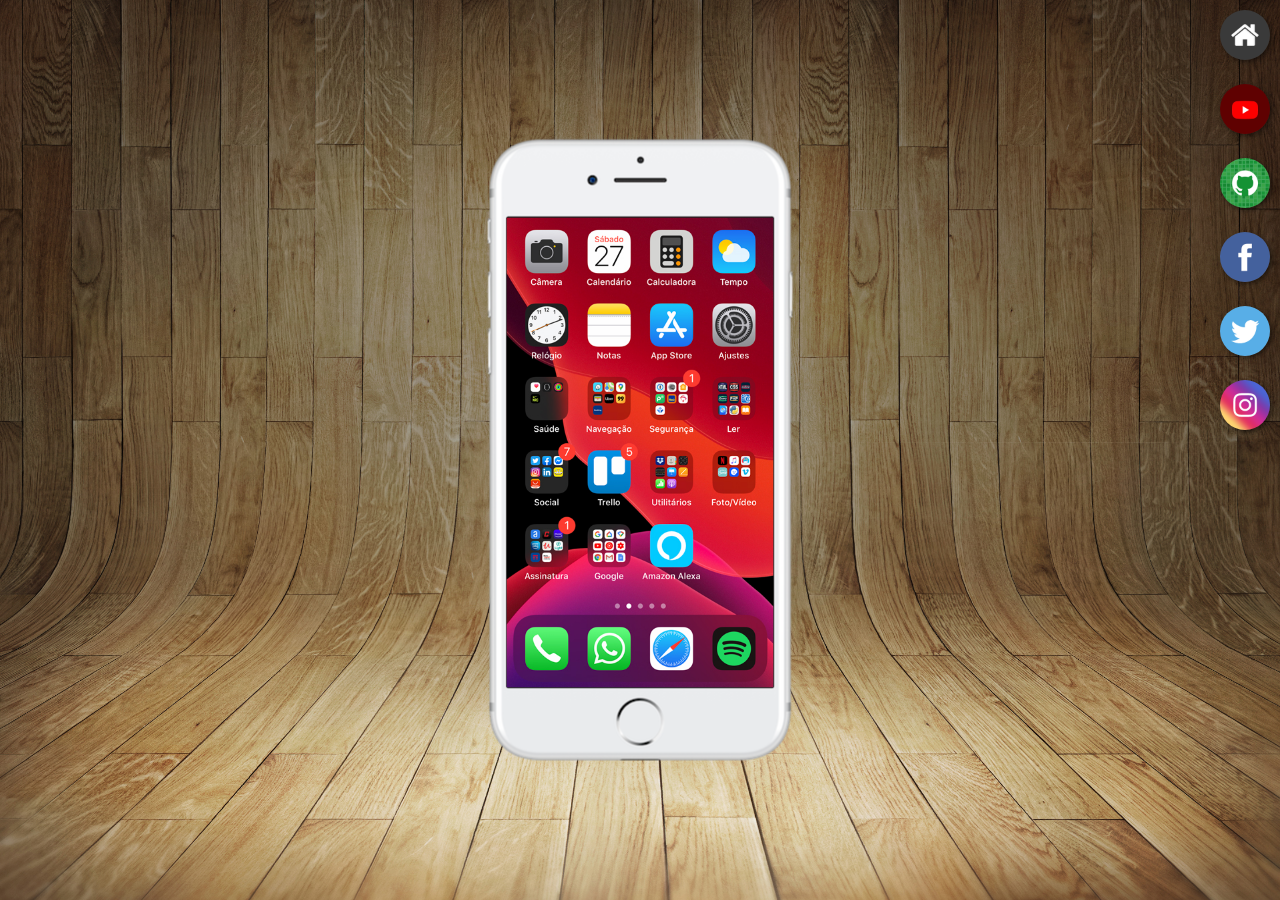
<file: index.html>
<!DOCTYPE html>
<html lang="pt-br">
<head>
    <meta charset="UTF-8">
    <meta http-equiv="X-UA-Compatible" content="IE=edge">
    <meta name="viewport" content="width=device-width, initial-scale=1.0">
    <link rel="shortcut icon" href="favicon.ico" type="image/x-icon">
    <link rel="stylesheet" href="estilos/style.css">
    <title>Projeto Redes Sociais</title>
</head>
<body>
    <main>
        <section id="telefone">
            <iframe src="home.html" name="tela" id="tela" frameborder="0"> Seu navegador não é compativel...</iframe>
        </section>
        <section id="redes-sociais">
            <a href="home.html" target="tela"><img src="imagens/logo-home.jpg" alt="Home"></a><br>
            <a href="youtube.html" target="tela"><img src="imagens/logo-youtube.jpg" alt="Youtube"></a><br>
            <a href="github.html" target="tela"><img src="imagens/logo-github.jpg" alt="Github"></a><br>
            <a href="facebook.html" target="tela"><img src="imagens/logo-facebook.jpg" alt="Facebook"></a><br>
            <a href="twitter.html" target="tela"><img src="imagens/logo-twitter.jpg" alt="Twitter"></a><br>
            <a href="instagram.html" target="tela"><img src="imagens/logo-instagram.jpg" alt="Instagram"></a>
        </section>
    </main>
</body>
</html>
</file>
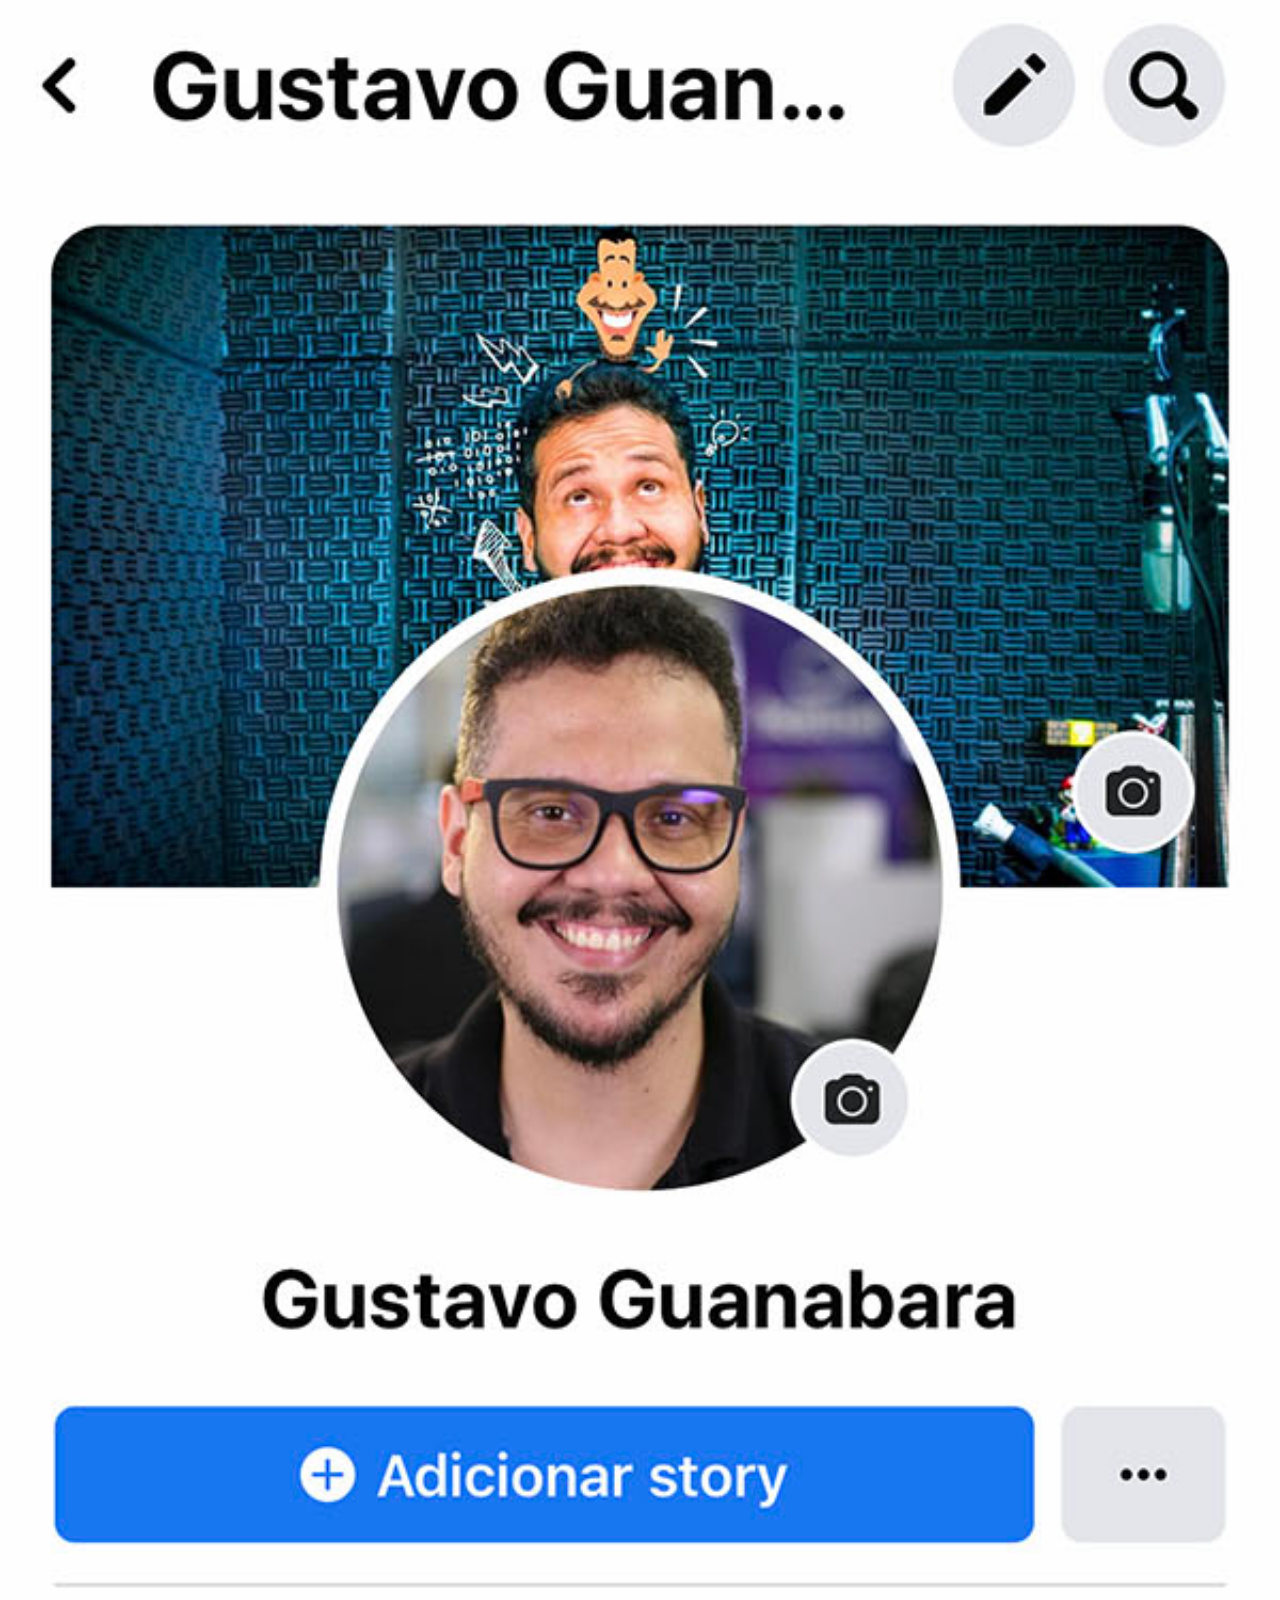
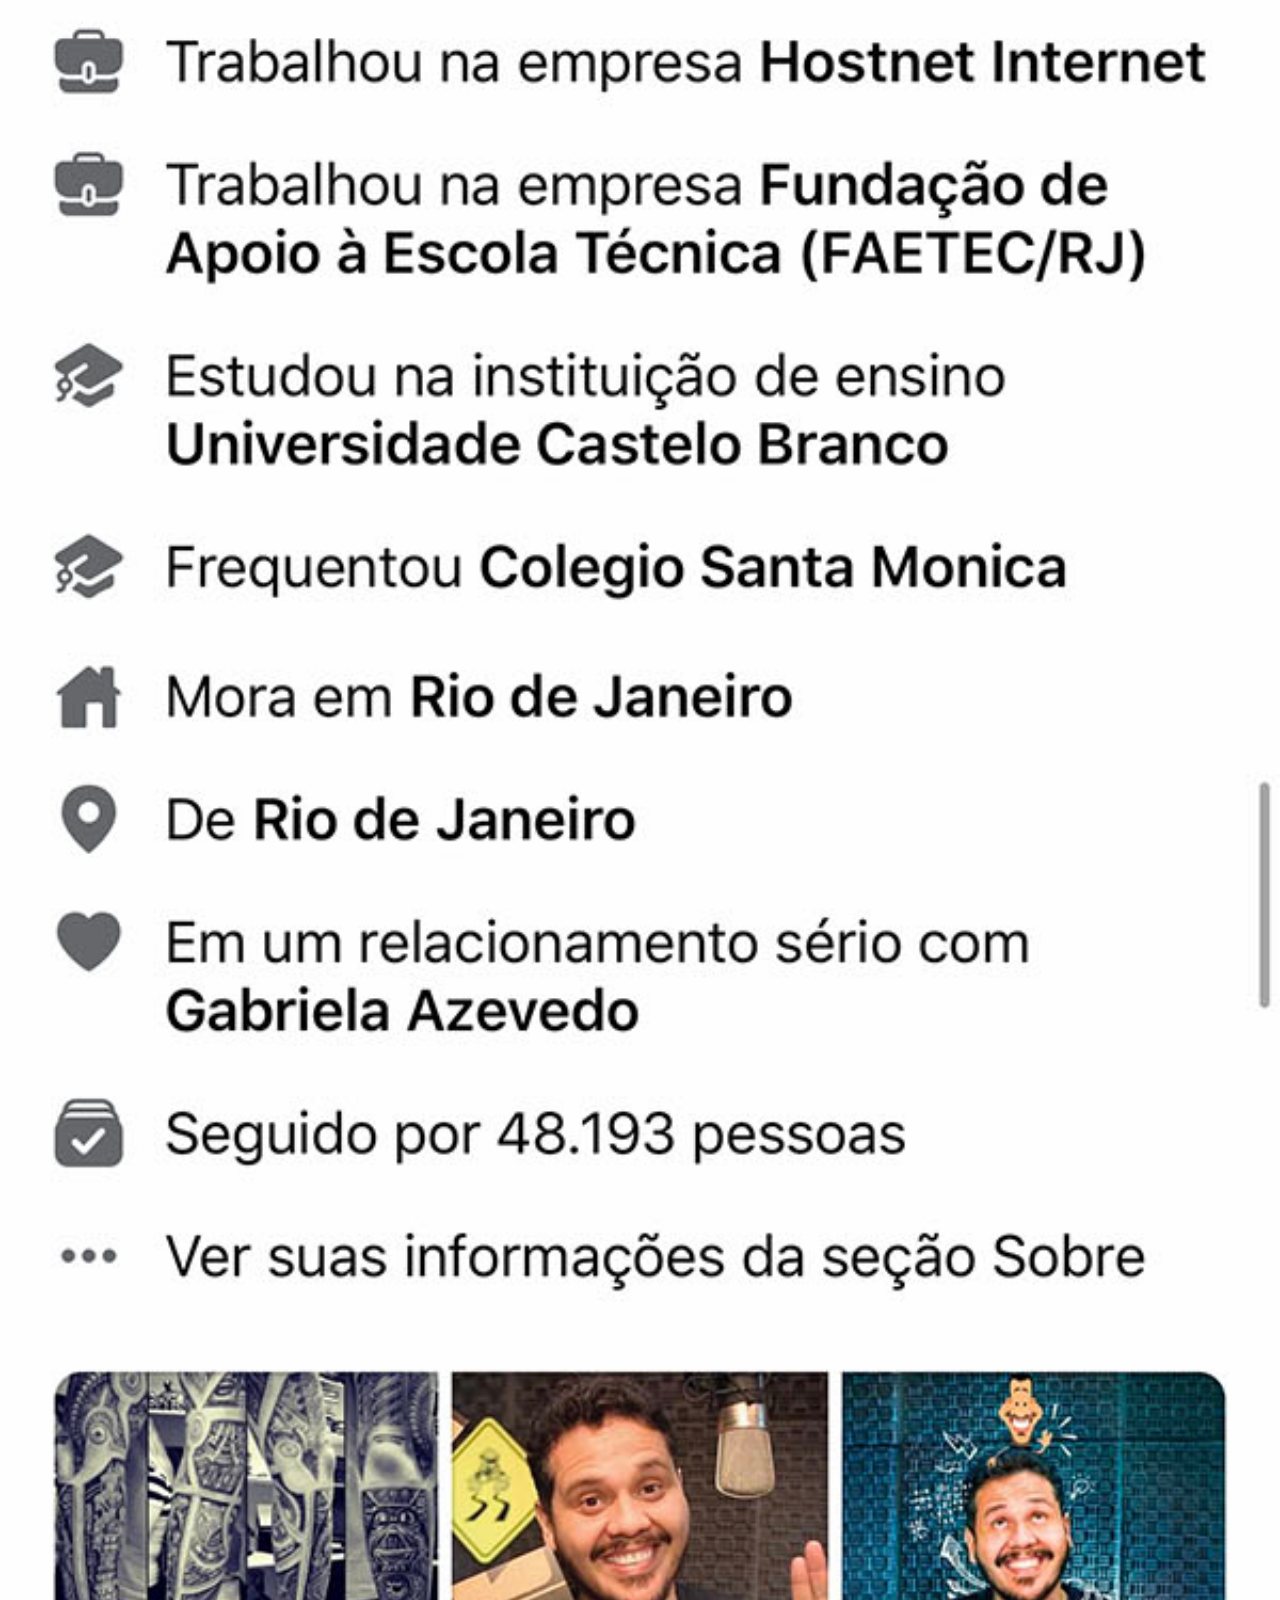
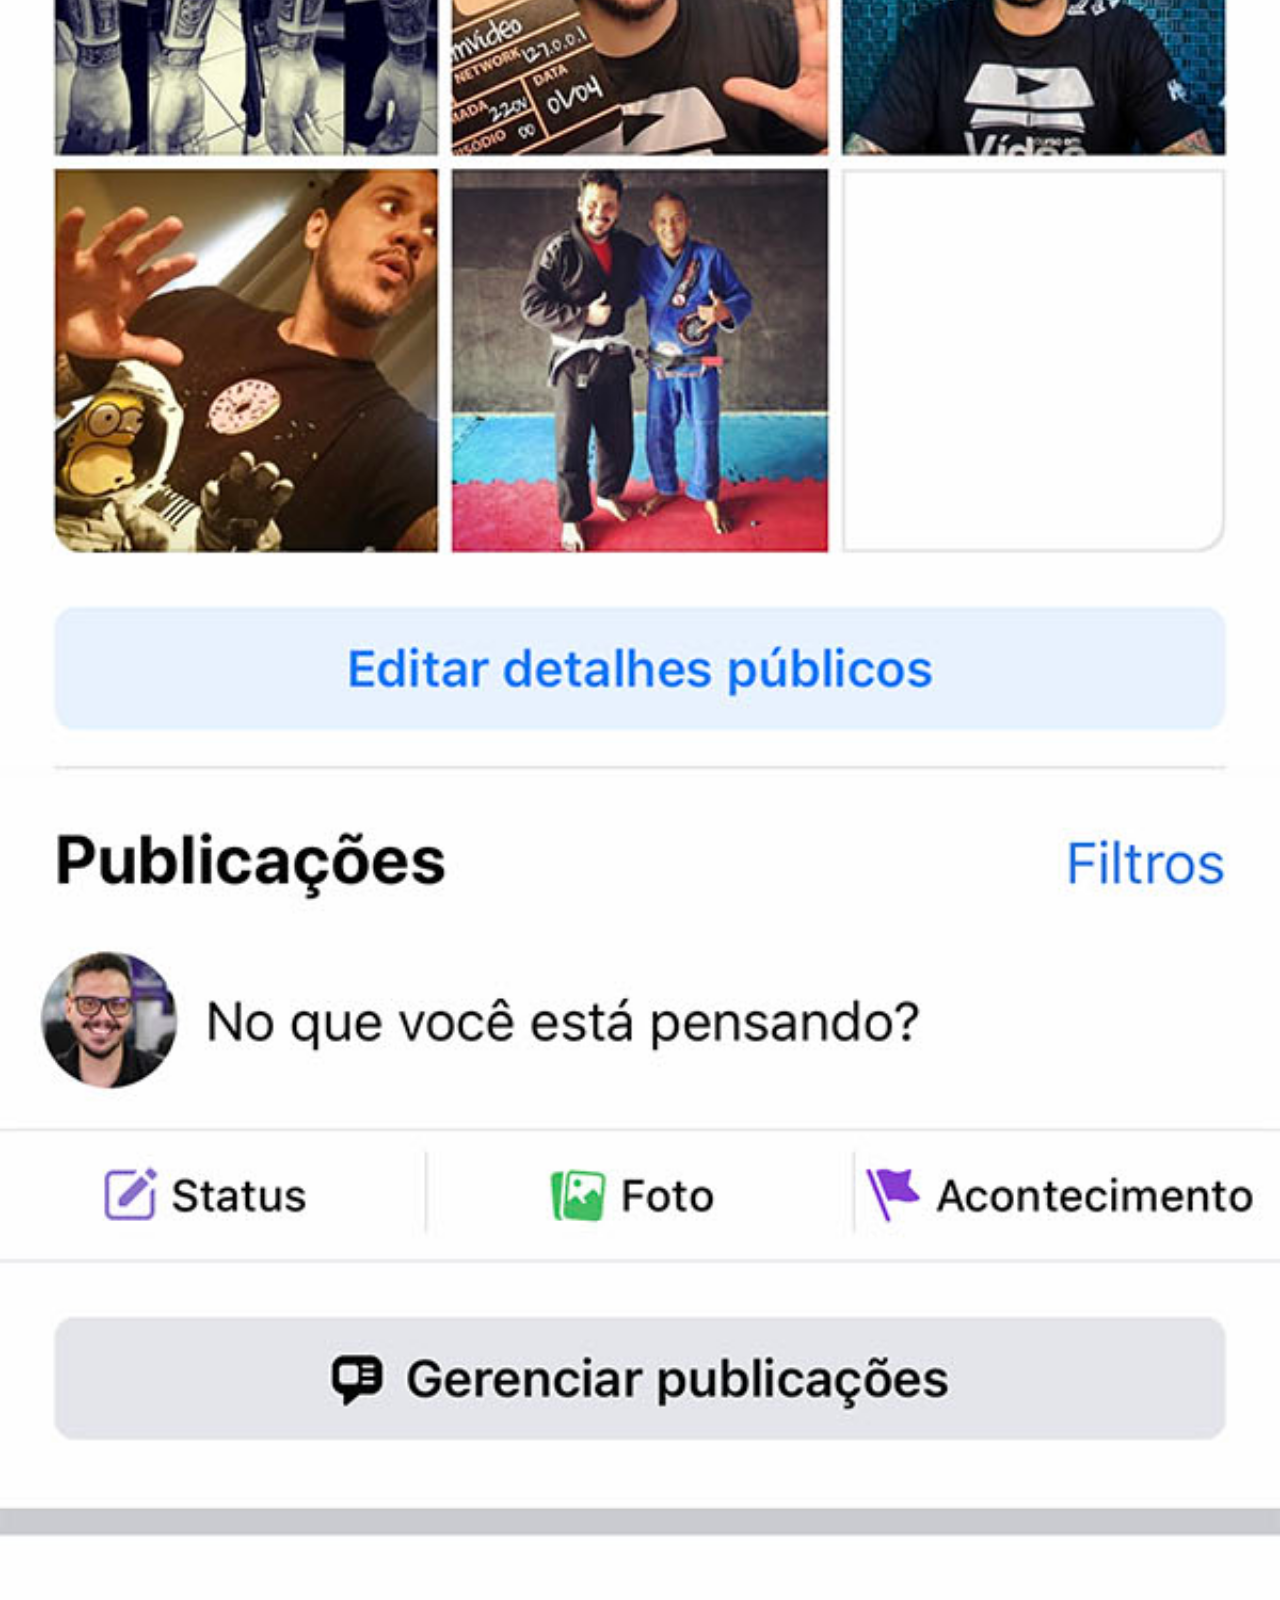
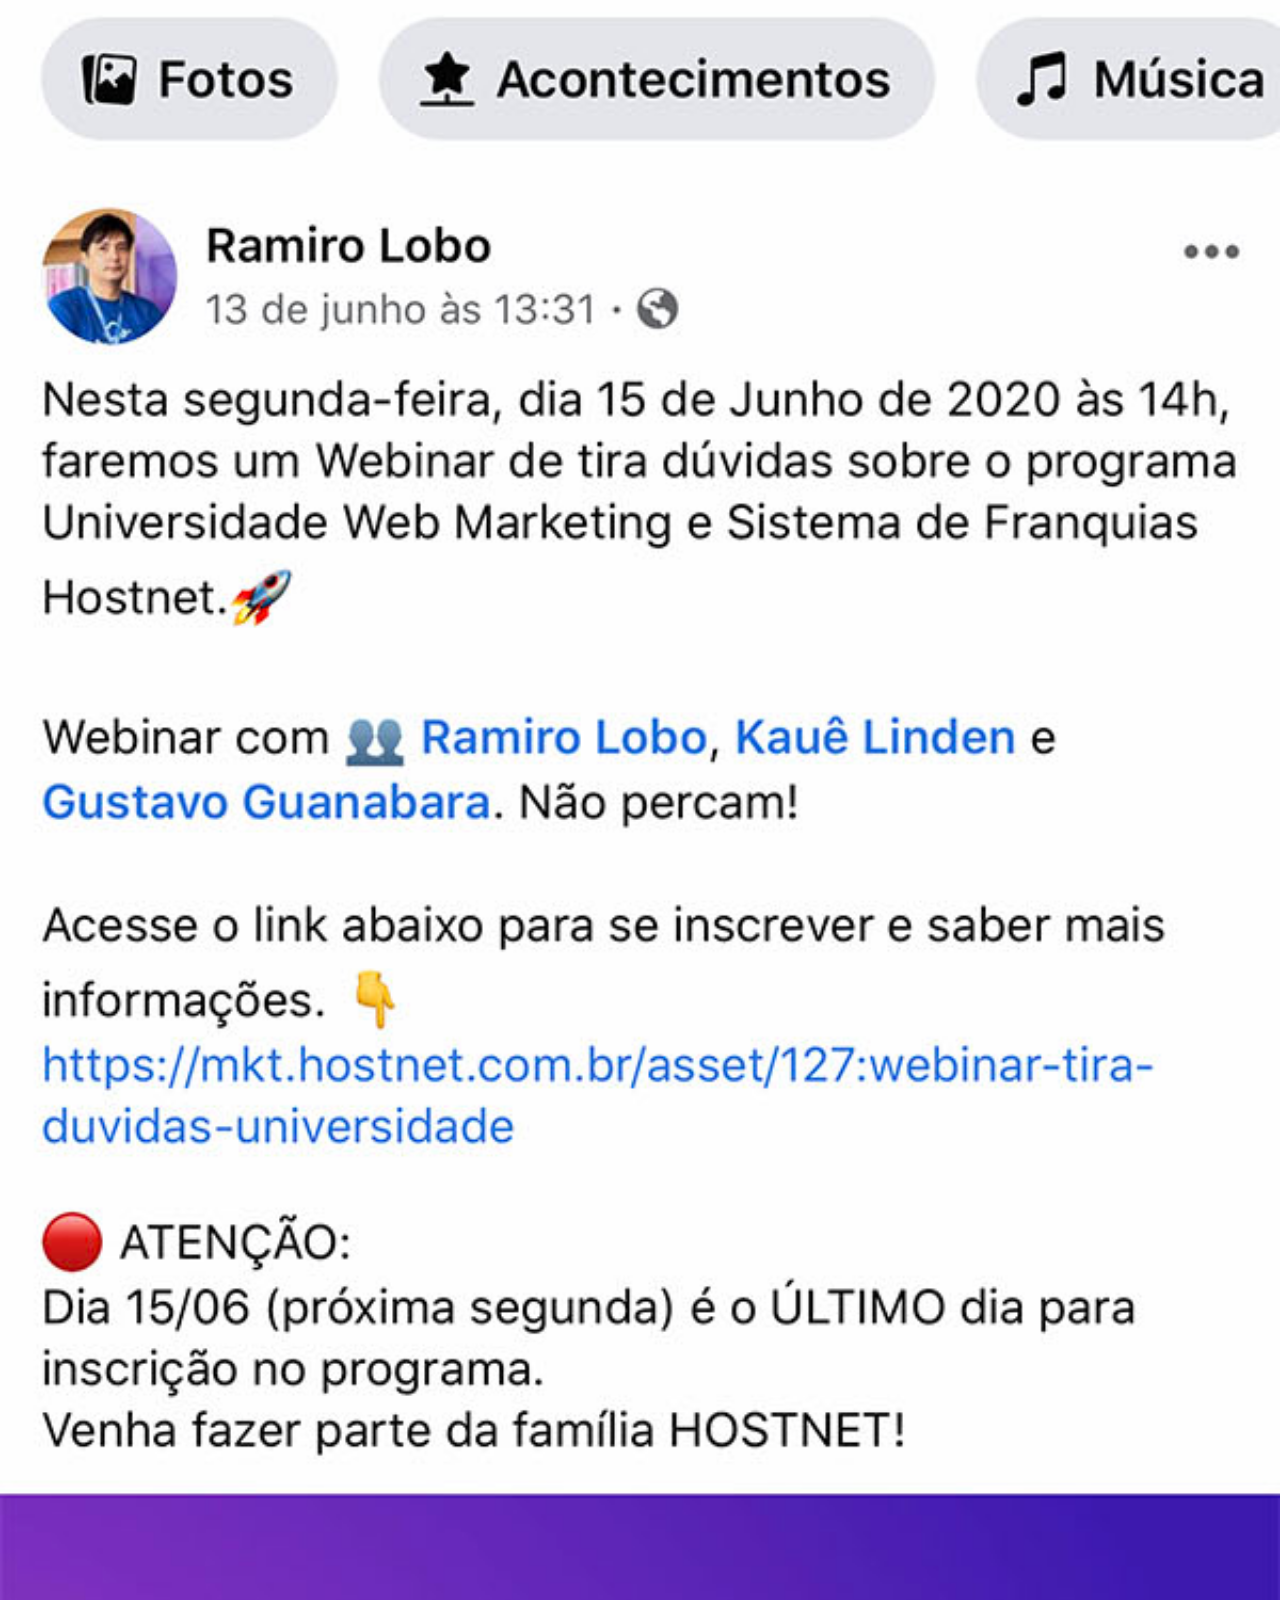
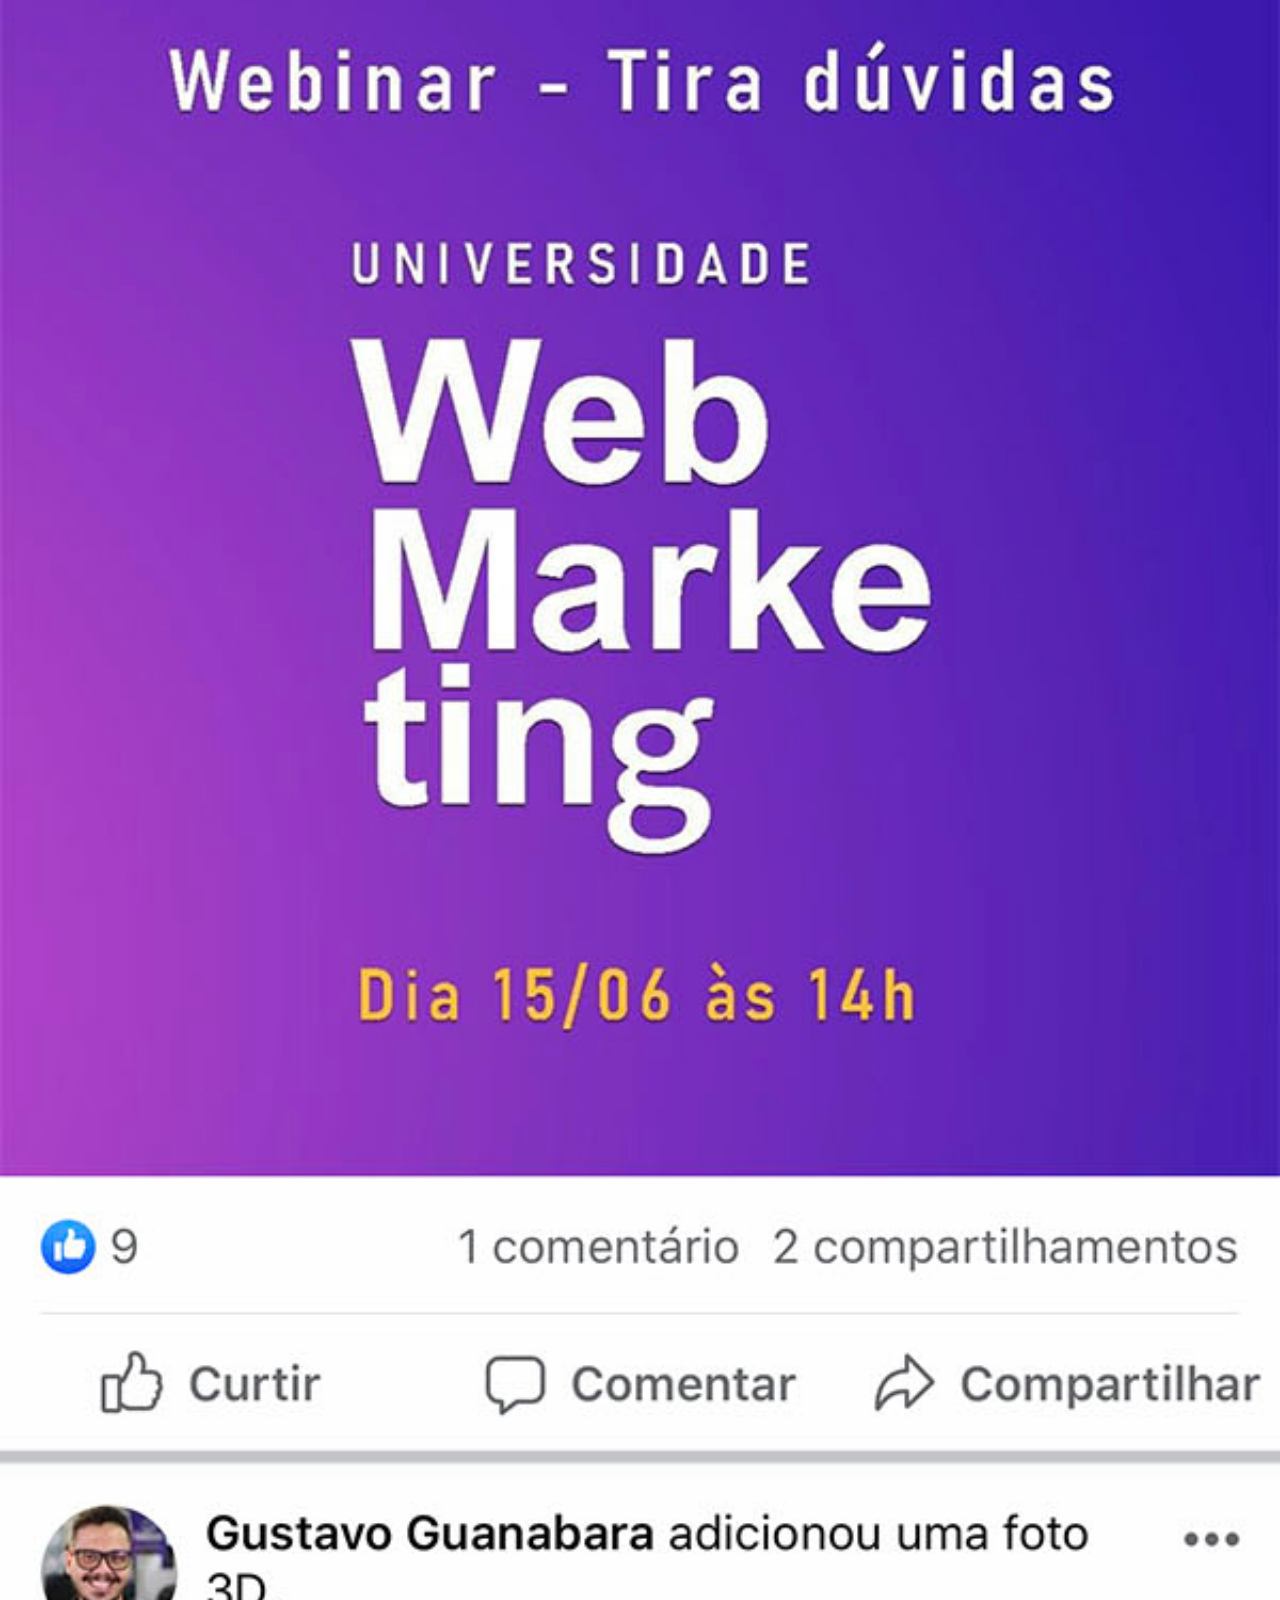
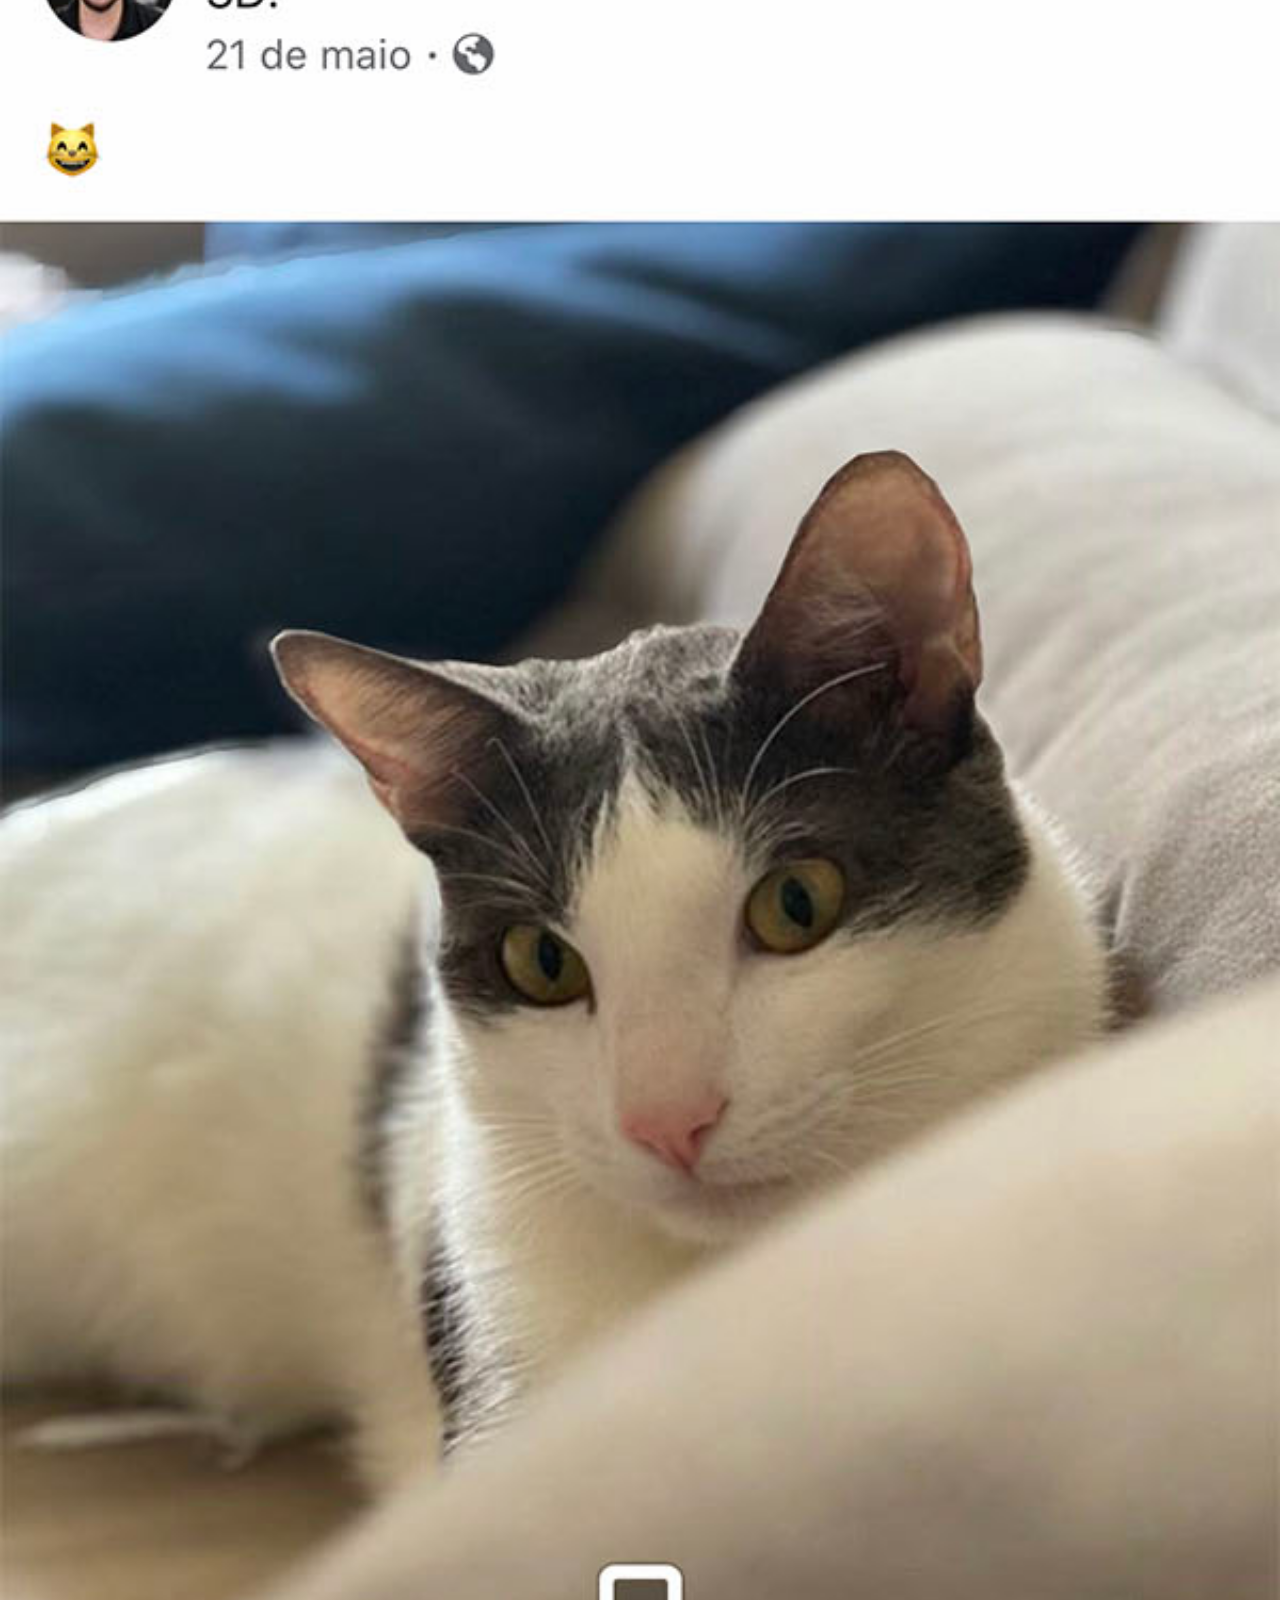
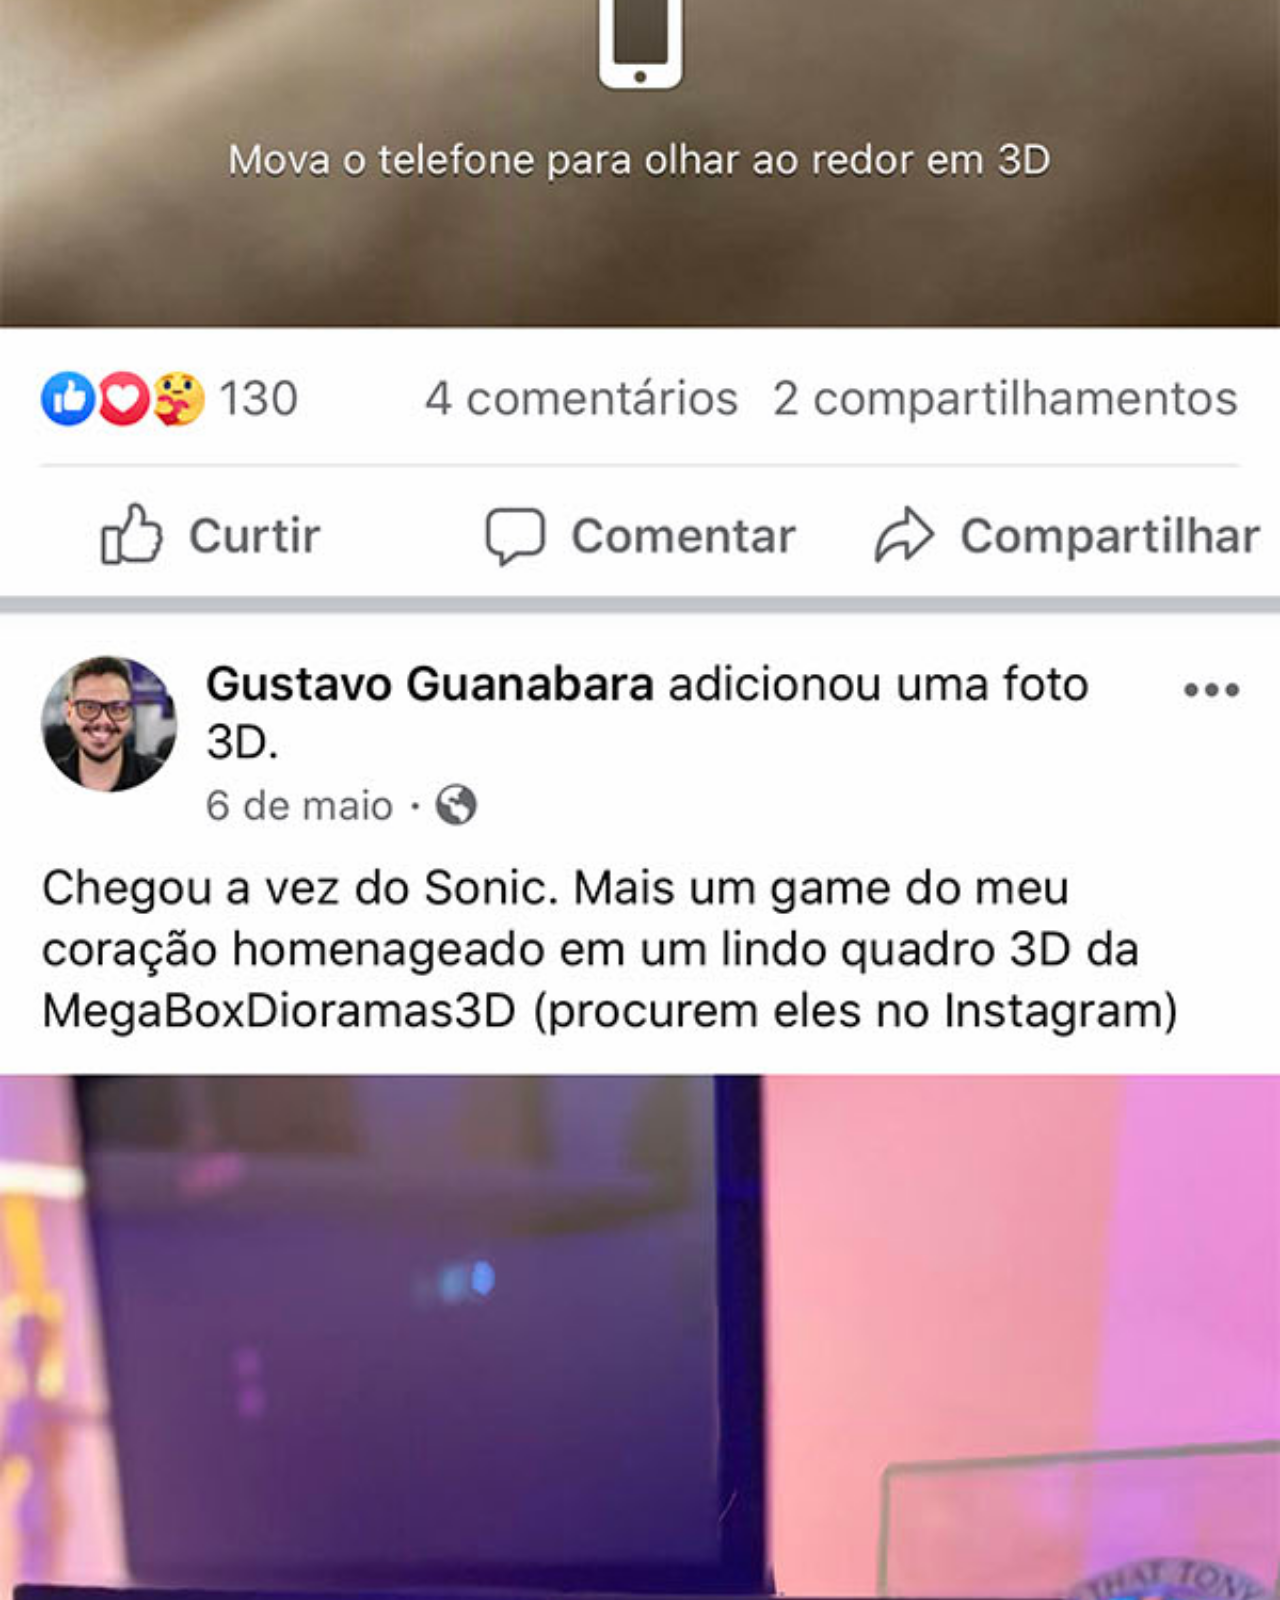
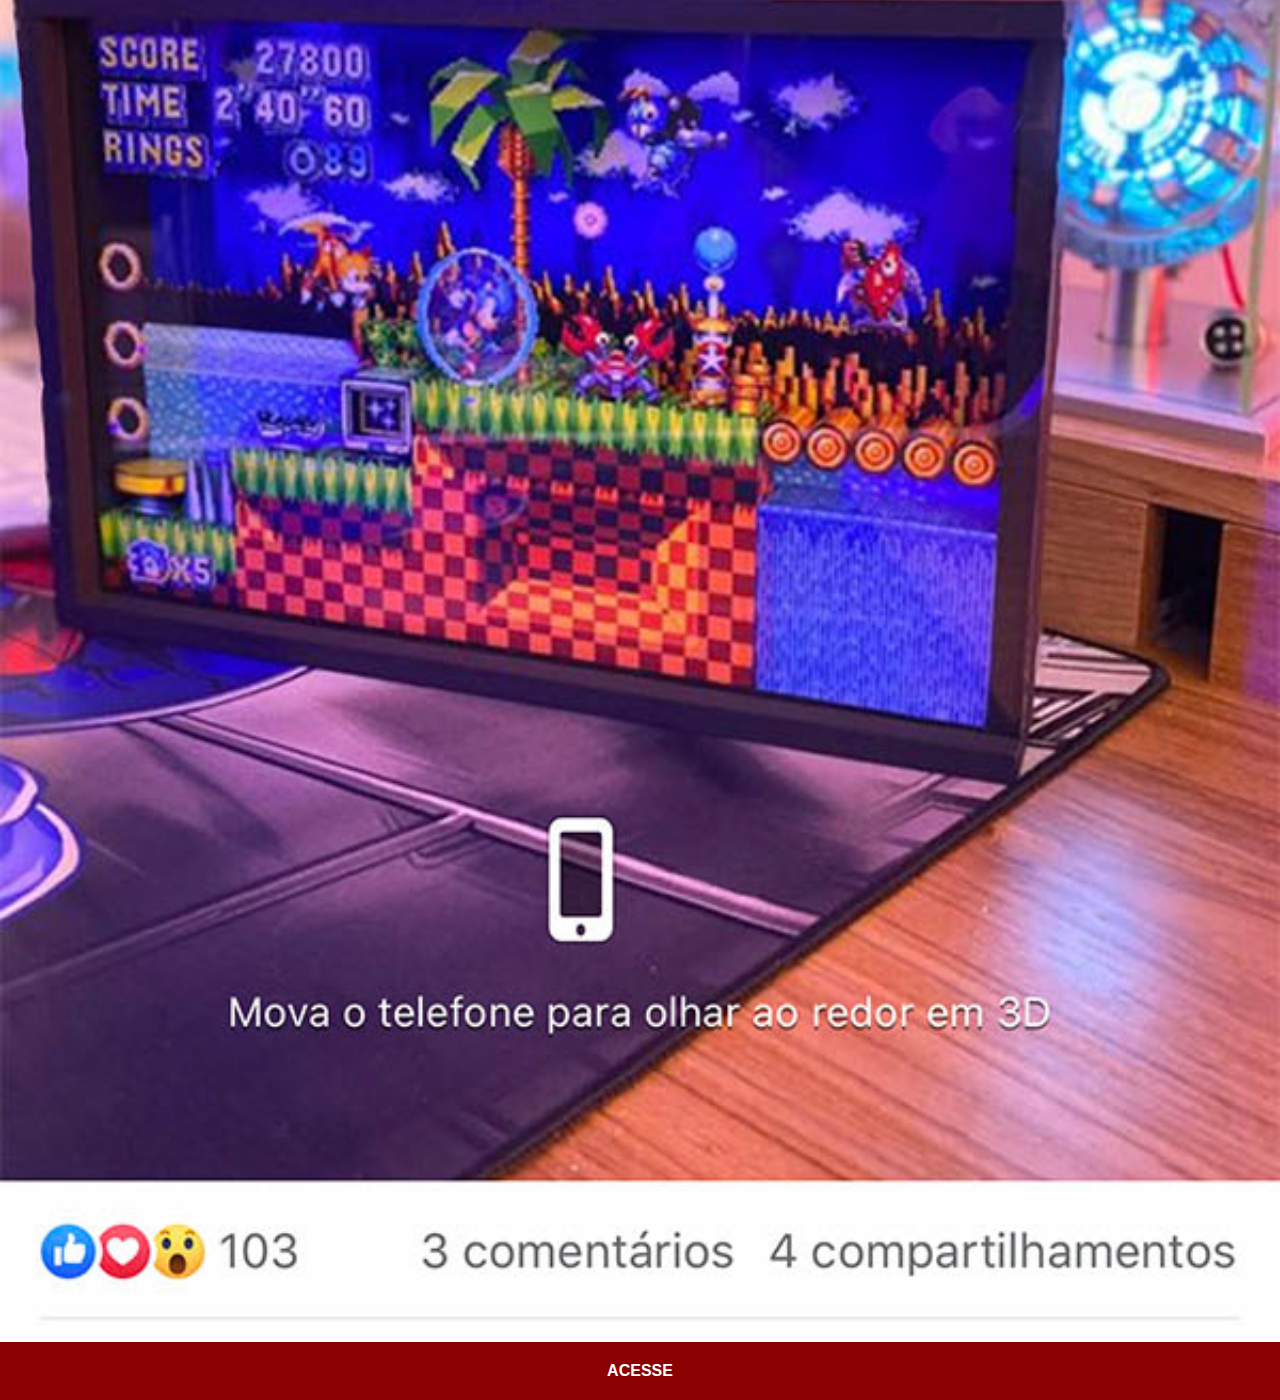
<file: facebook.html>
<!DOCTYPE html>
<html lang="pt-br">
<head>
    <meta charset="UTF-8">
    <meta http-equiv="X-UA-Compatible" content="IE=edge">
    <meta name="viewport" content="width=device-width, initial-scale=1.0">
    <link rel="stylesheet" href="estilos/social.css">
    <title>Facebook</title>
</head>
<body>
    <img src="imagens/tela-facebook.jpg" alt="Facebook">
    <a href="https://www.facebook.com/" target="_blank">ACESSE</a>
</body>
</html>
</file>
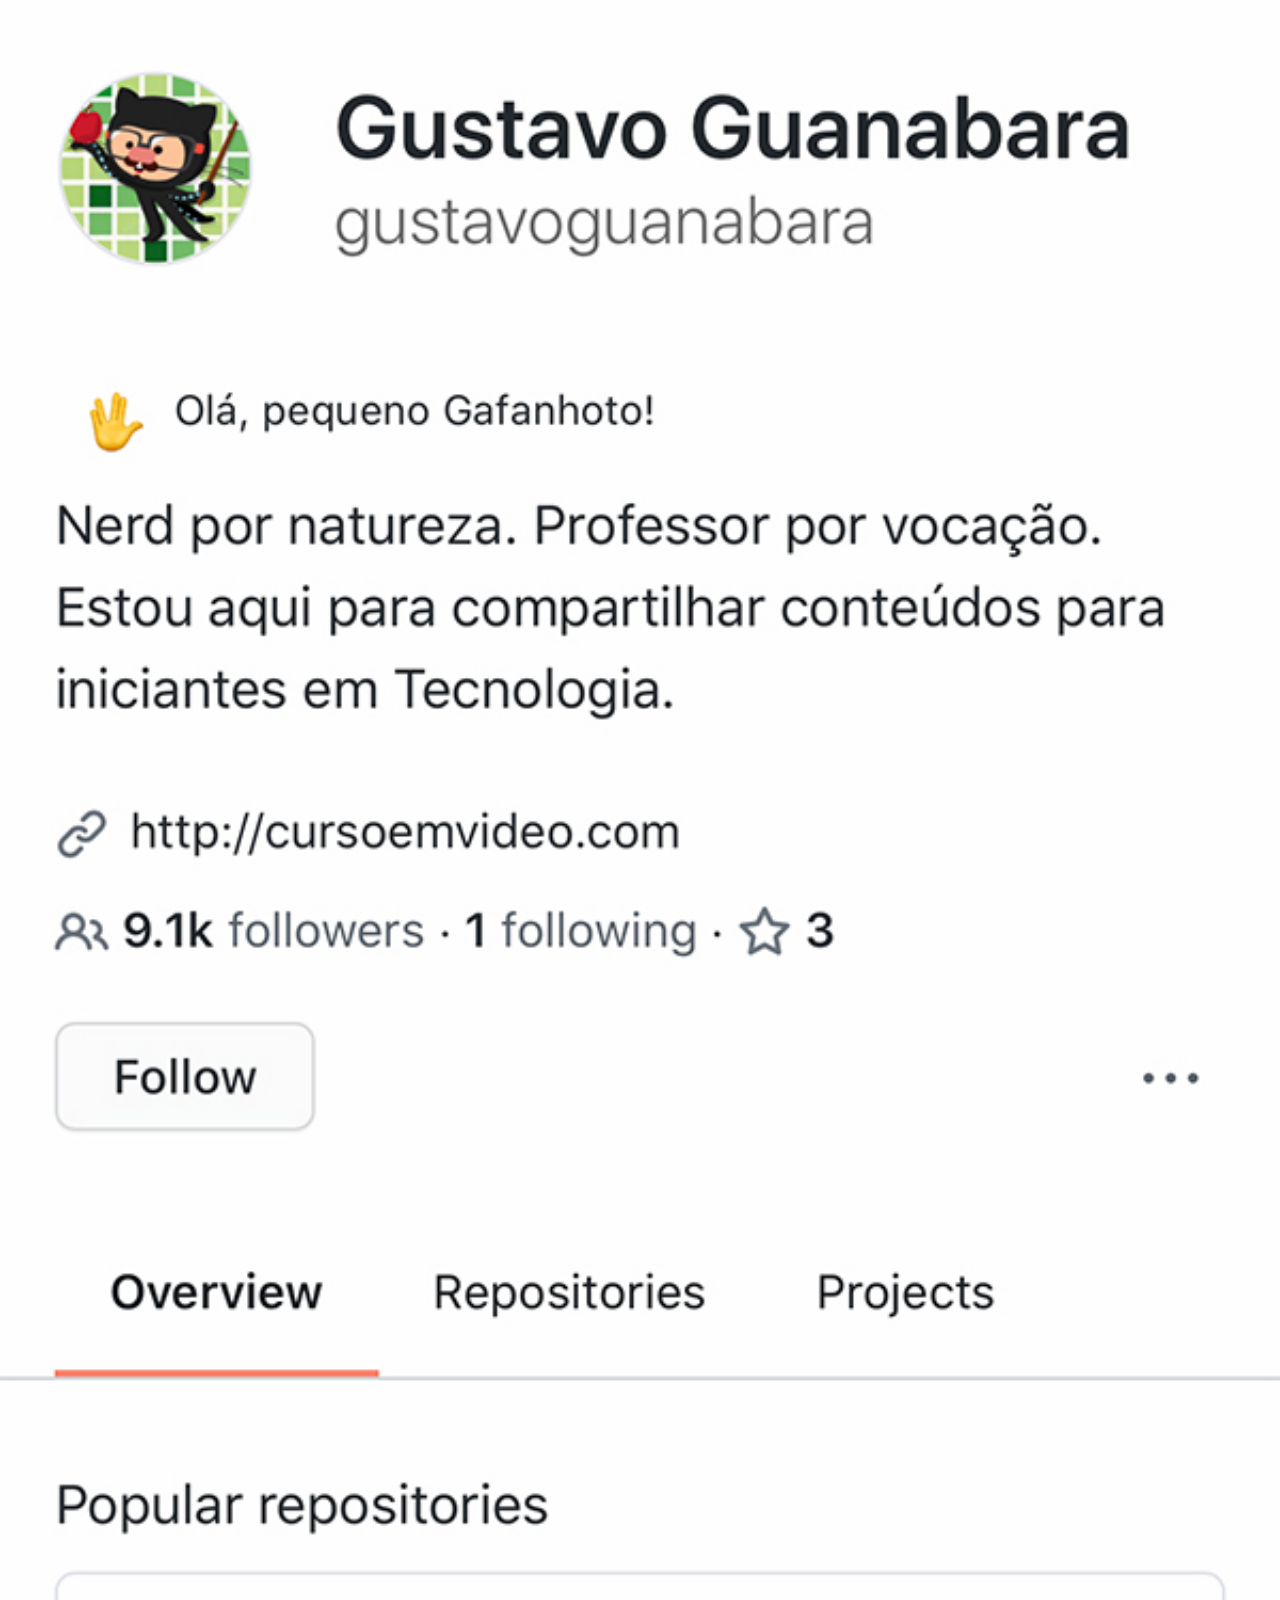
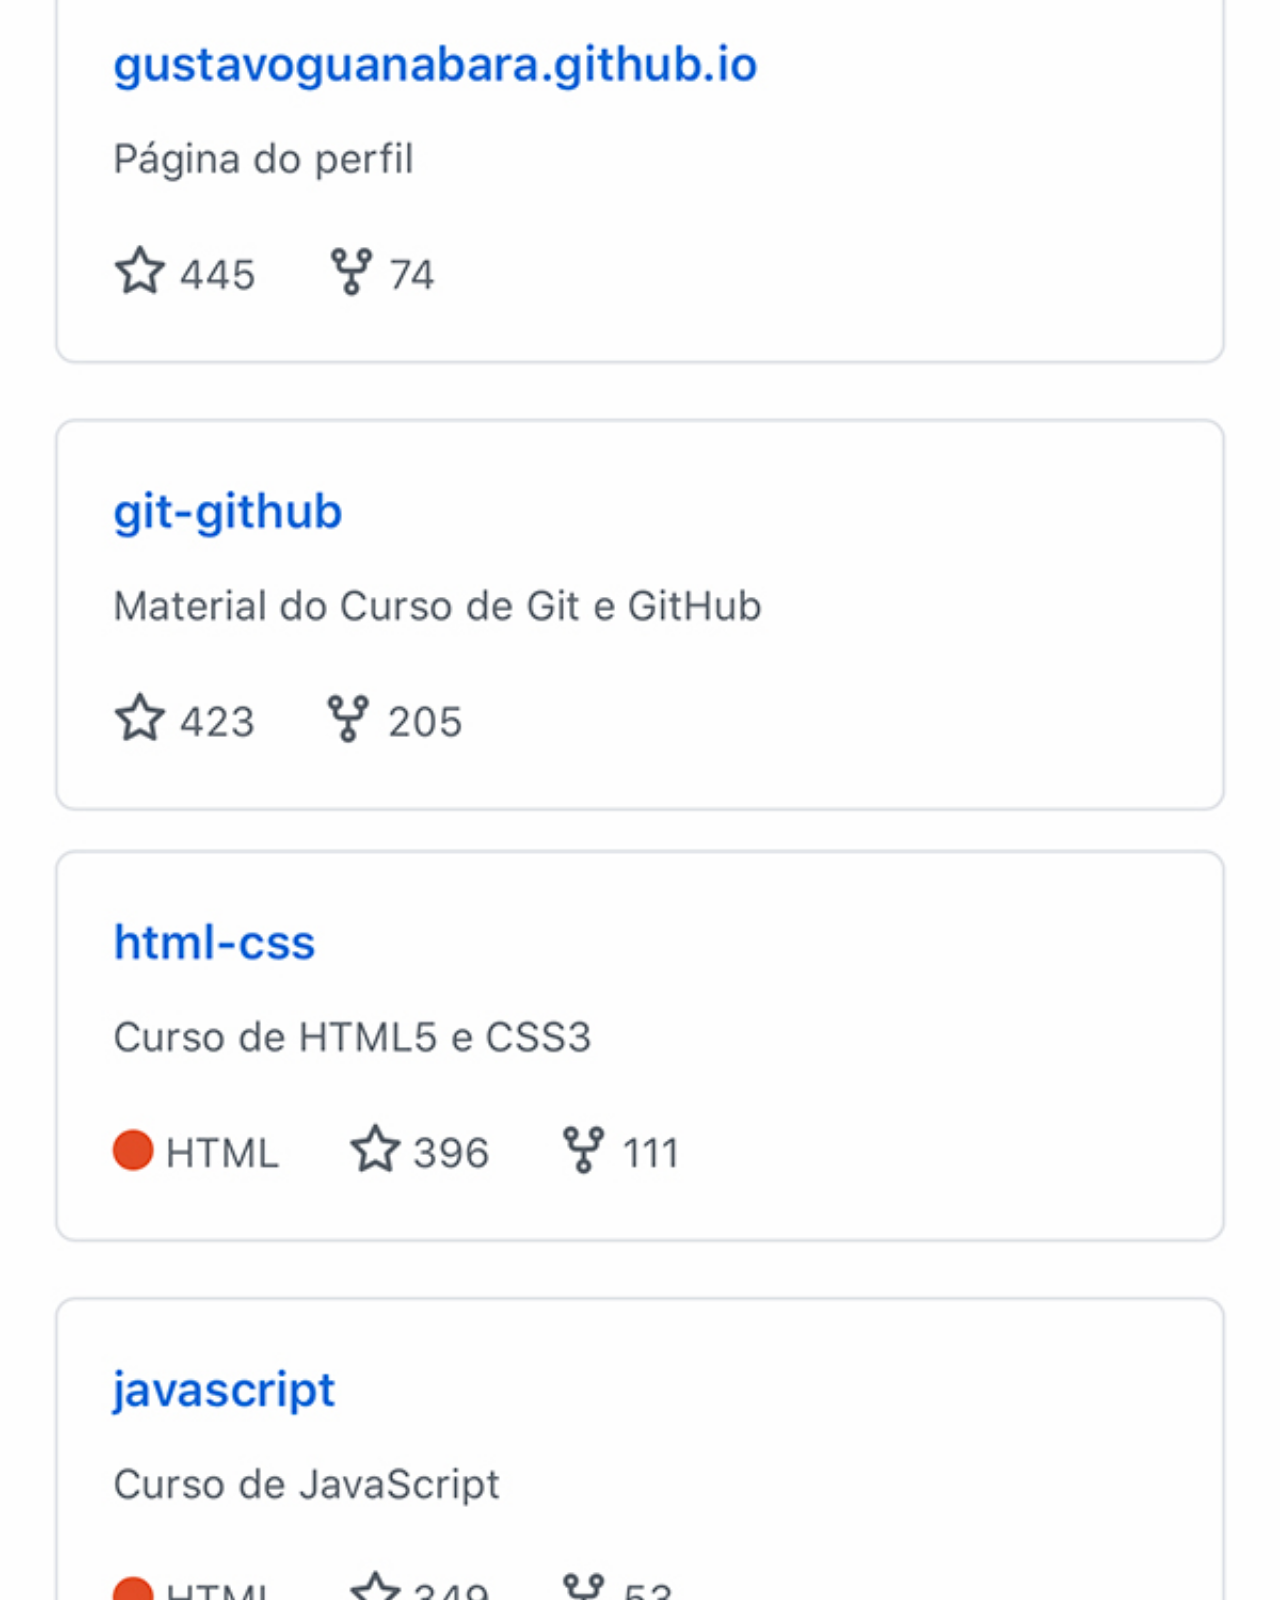
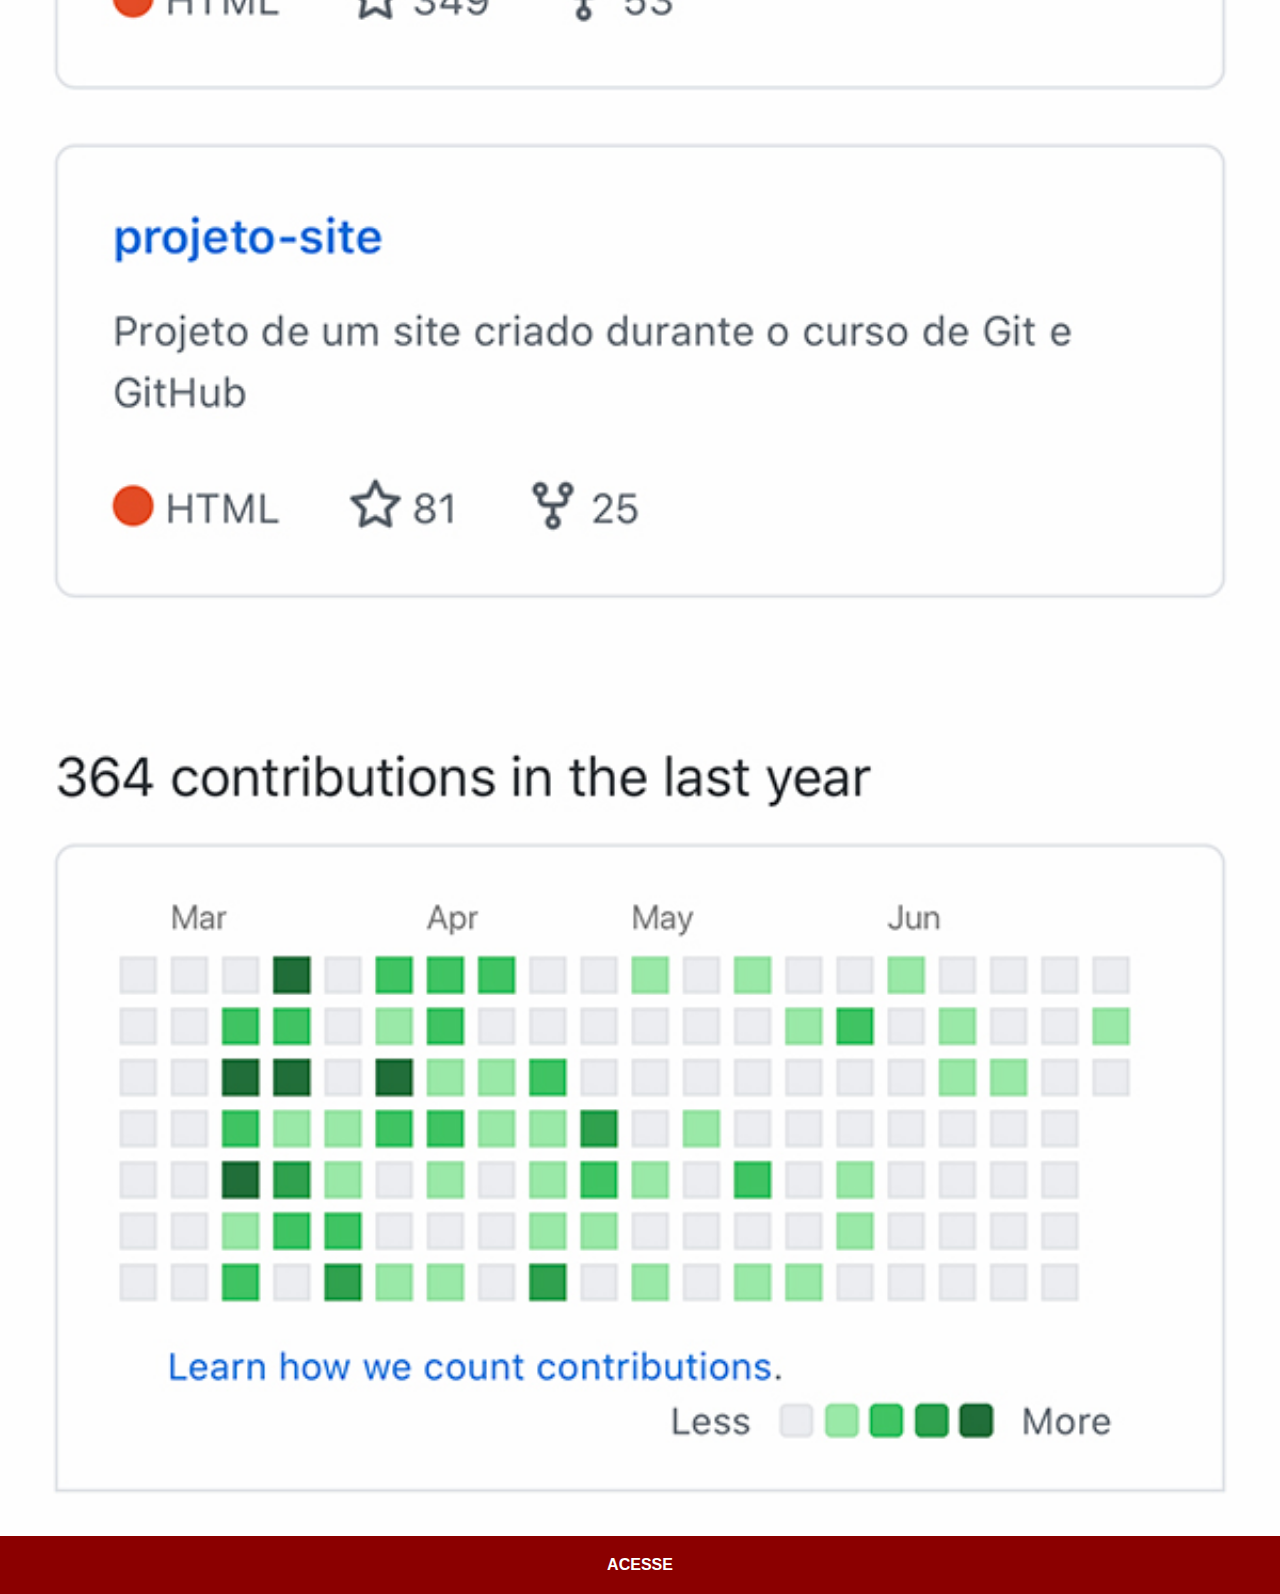
<file: github.html>
<!DOCTYPE html>
<html lang="pt-br">
<head>
    <meta charset="UTF-8">
    <meta http-equiv="X-UA-Compatible" content="IE=edge">
    <meta name="viewport" content="width=device-width, initial-scale=1.0">
    <link rel="stylesheet" href="estilos/social.css">
    <title>Github</title>
</head>
<body>
    <img src="imagens/tela-github.jpg" alt="Github">
    <a href="https://gustavoguanabara.github.io/" target="_blank">ACESSE</a>
</body>
</html>
</file>
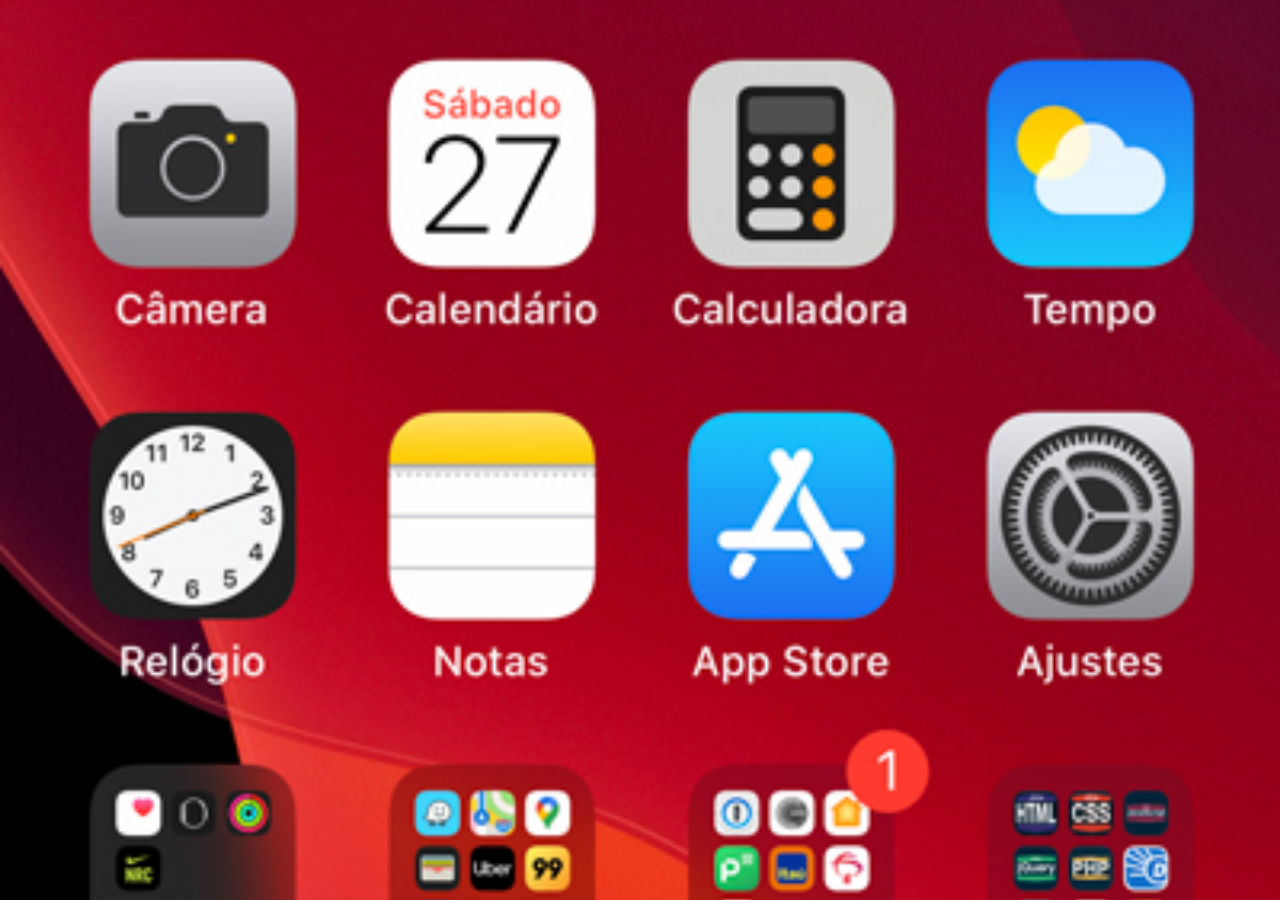
<file: home.html>
<!DOCTYPE html>
<html lang="pt-br">
<head>
    <meta charset="UTF-8">
    <meta http-equiv="X-UA-Compatible" content="IE=edge">
    <meta name="viewport" content="width=device-width, initial-scale=1.0">
    <title>Home</title>
</head>
    <style>
        * {
            margin: 0px;
            padding: 0px;
        }

        body  {
            height: 100vh;
            width: 100vw;
            background:black url(imagens/tela-home.jpg) no-repeat top center;
            background-size: cover;
        }
    </style>
<body>
</body>
</html>
</file>
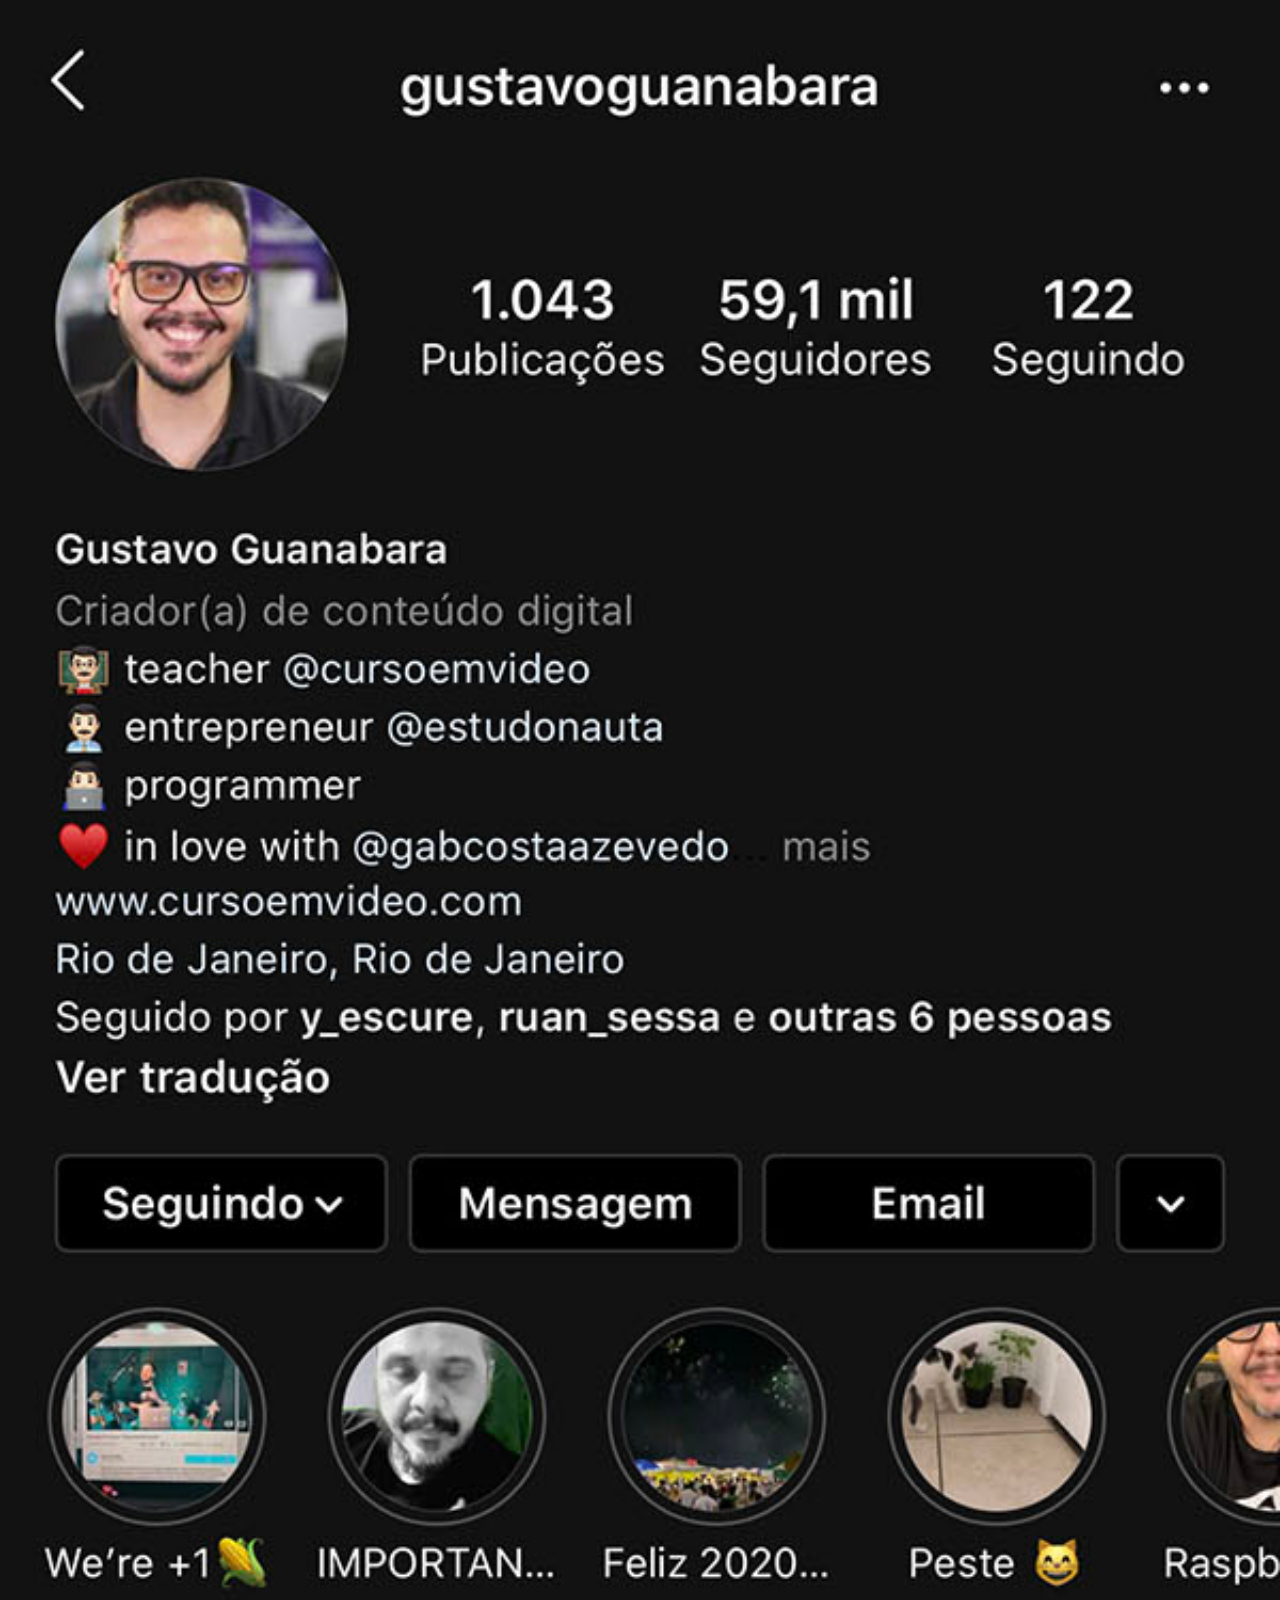
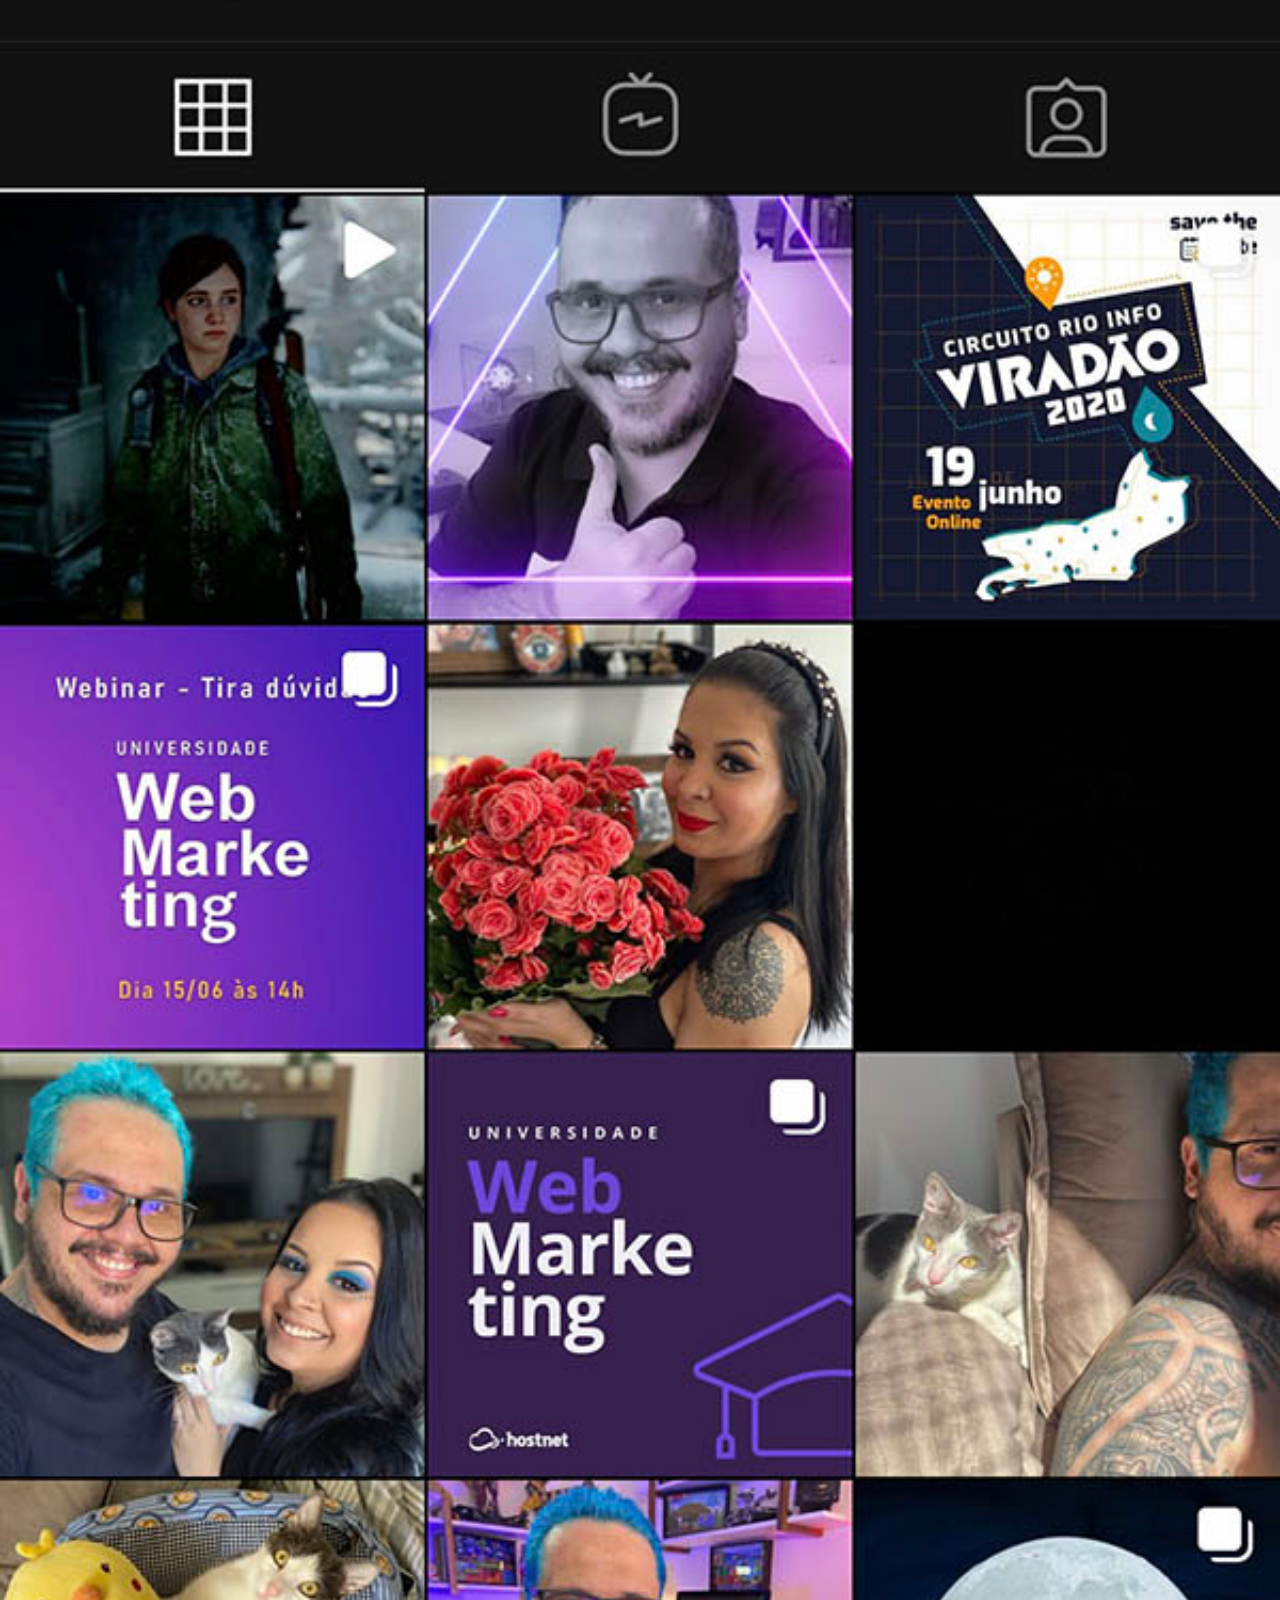
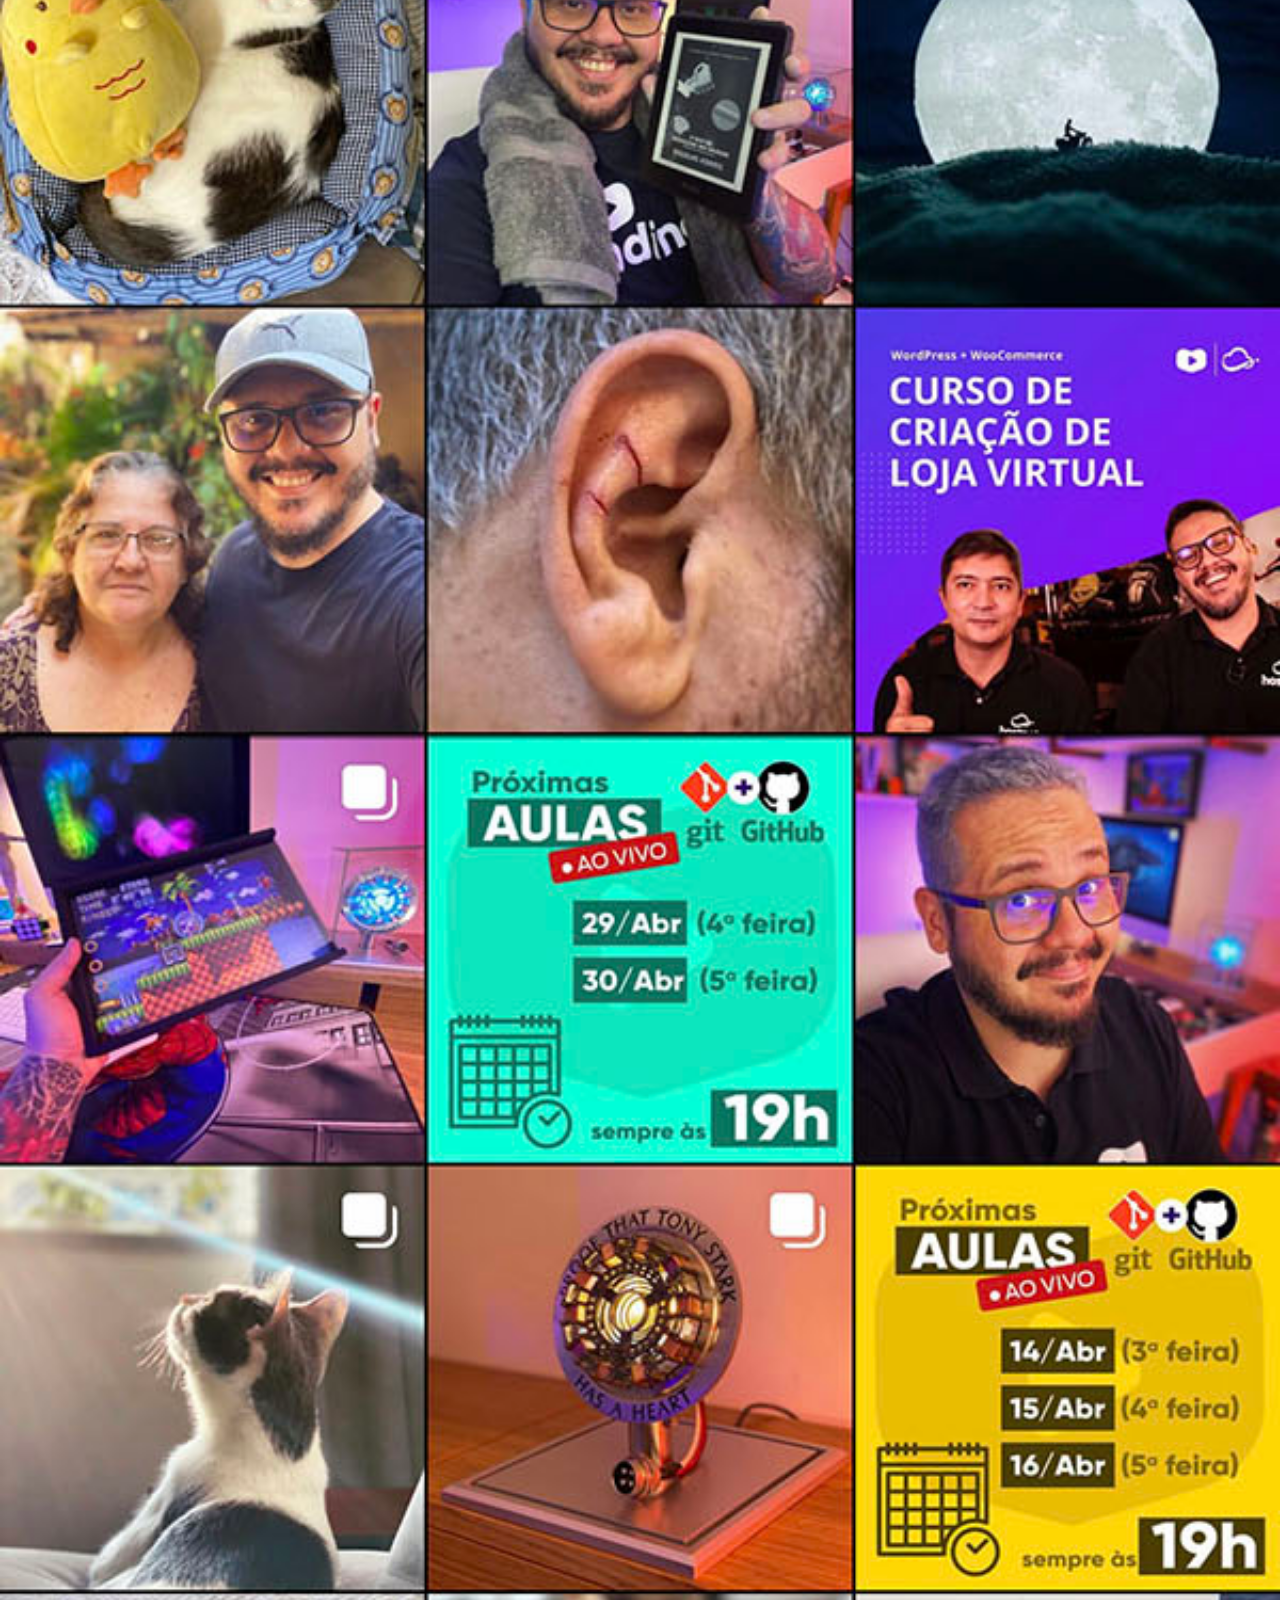
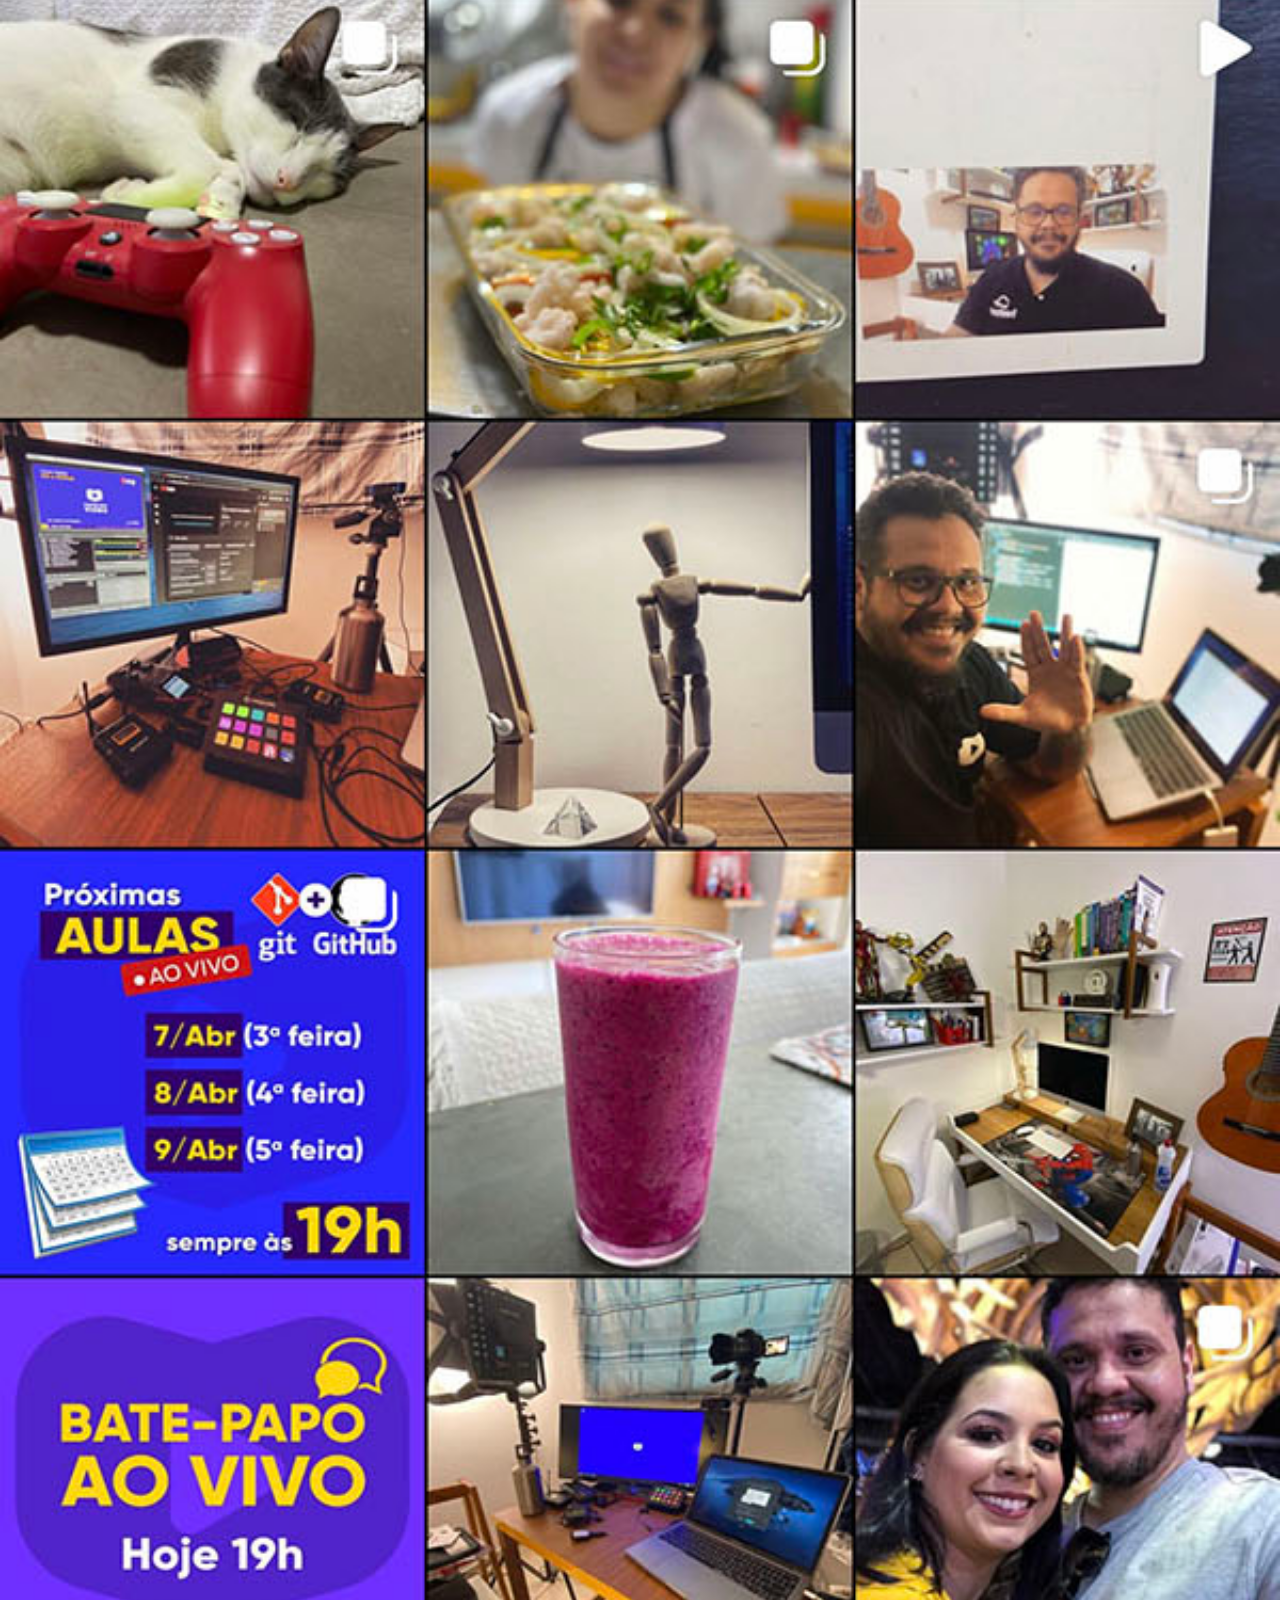
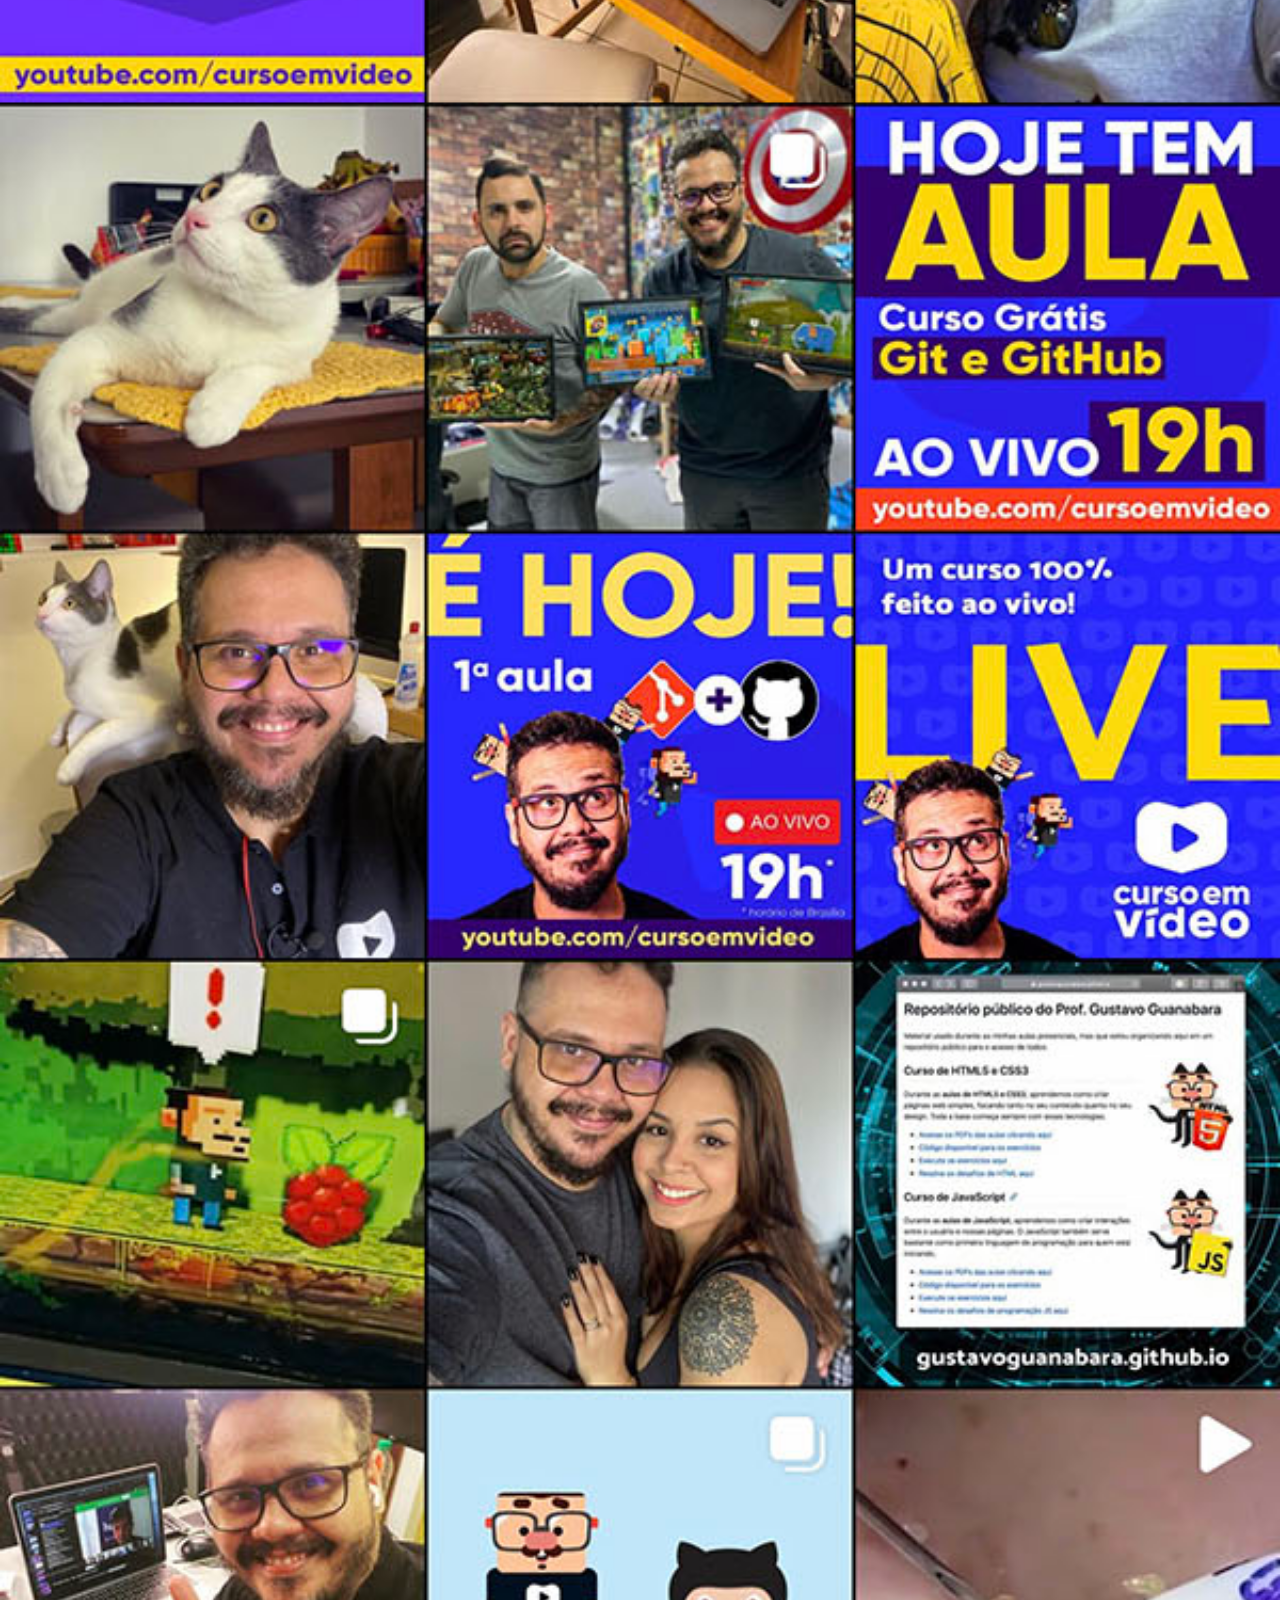
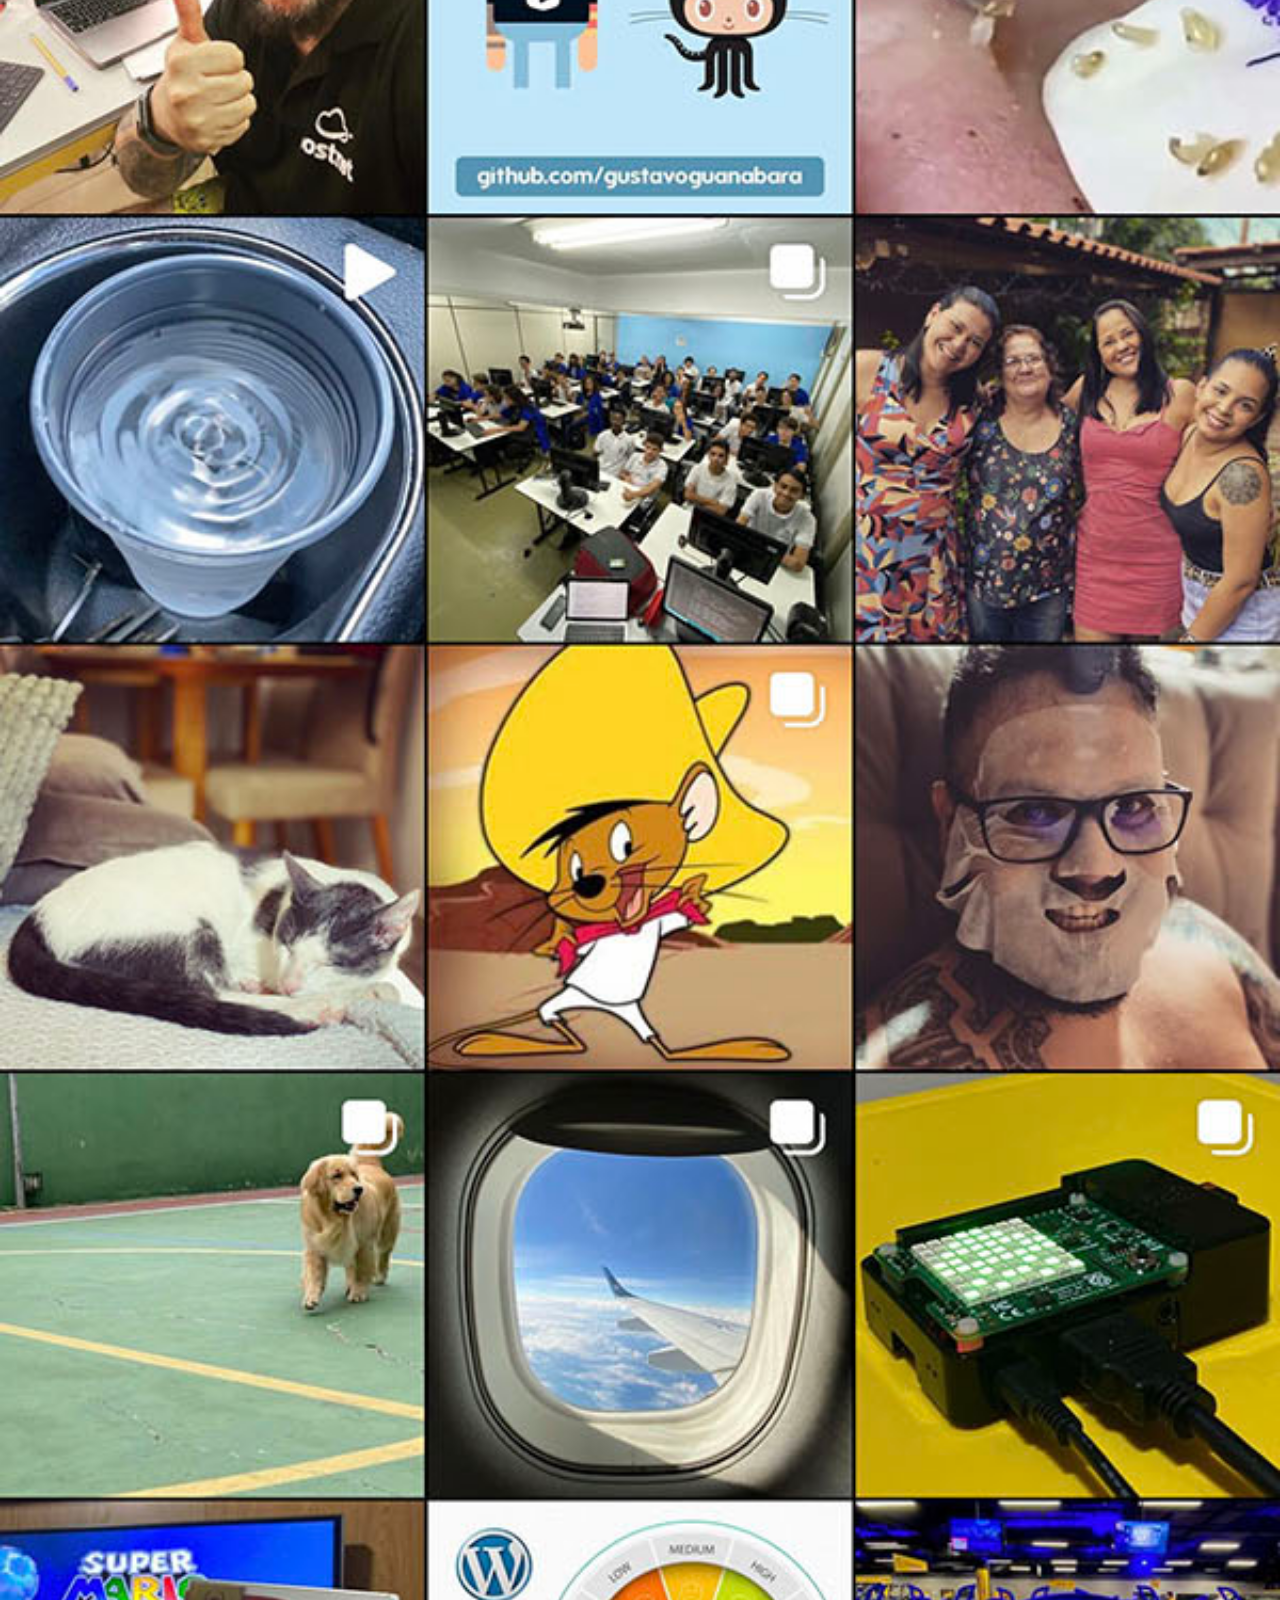
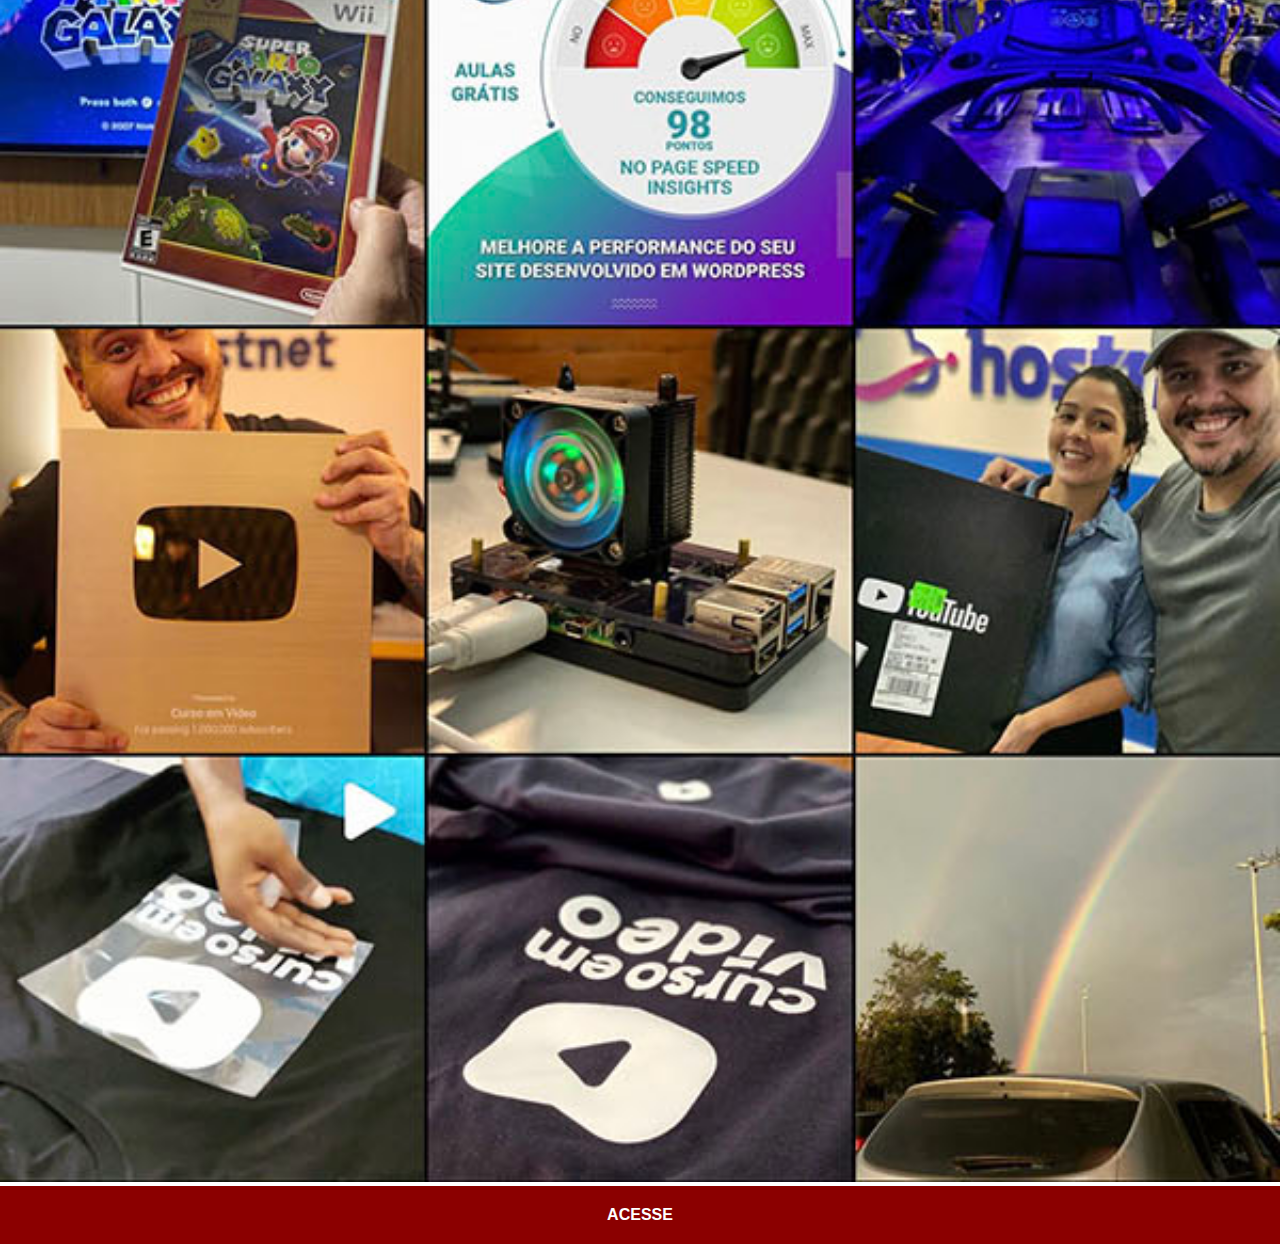
<file: instagram.html>
<!DOCTYPE html>
<html lang="pt-br">
<head>
    <meta charset="UTF-8">
    <meta http-equiv="X-UA-Compatible" content="IE=edge">
    <meta name="viewport" content="width=device-width, initial-scale=1.0">
    <link rel="stylesheet" href="estilos/social.css">
    <title>Instagram</title>
</head>
<body>
    <img src="imagens/tela-instagram.jpg" alt="">
    <a href="https://www.instagram.com/" target="_blank">ACESSE</a>
</body>
</html>
</file>
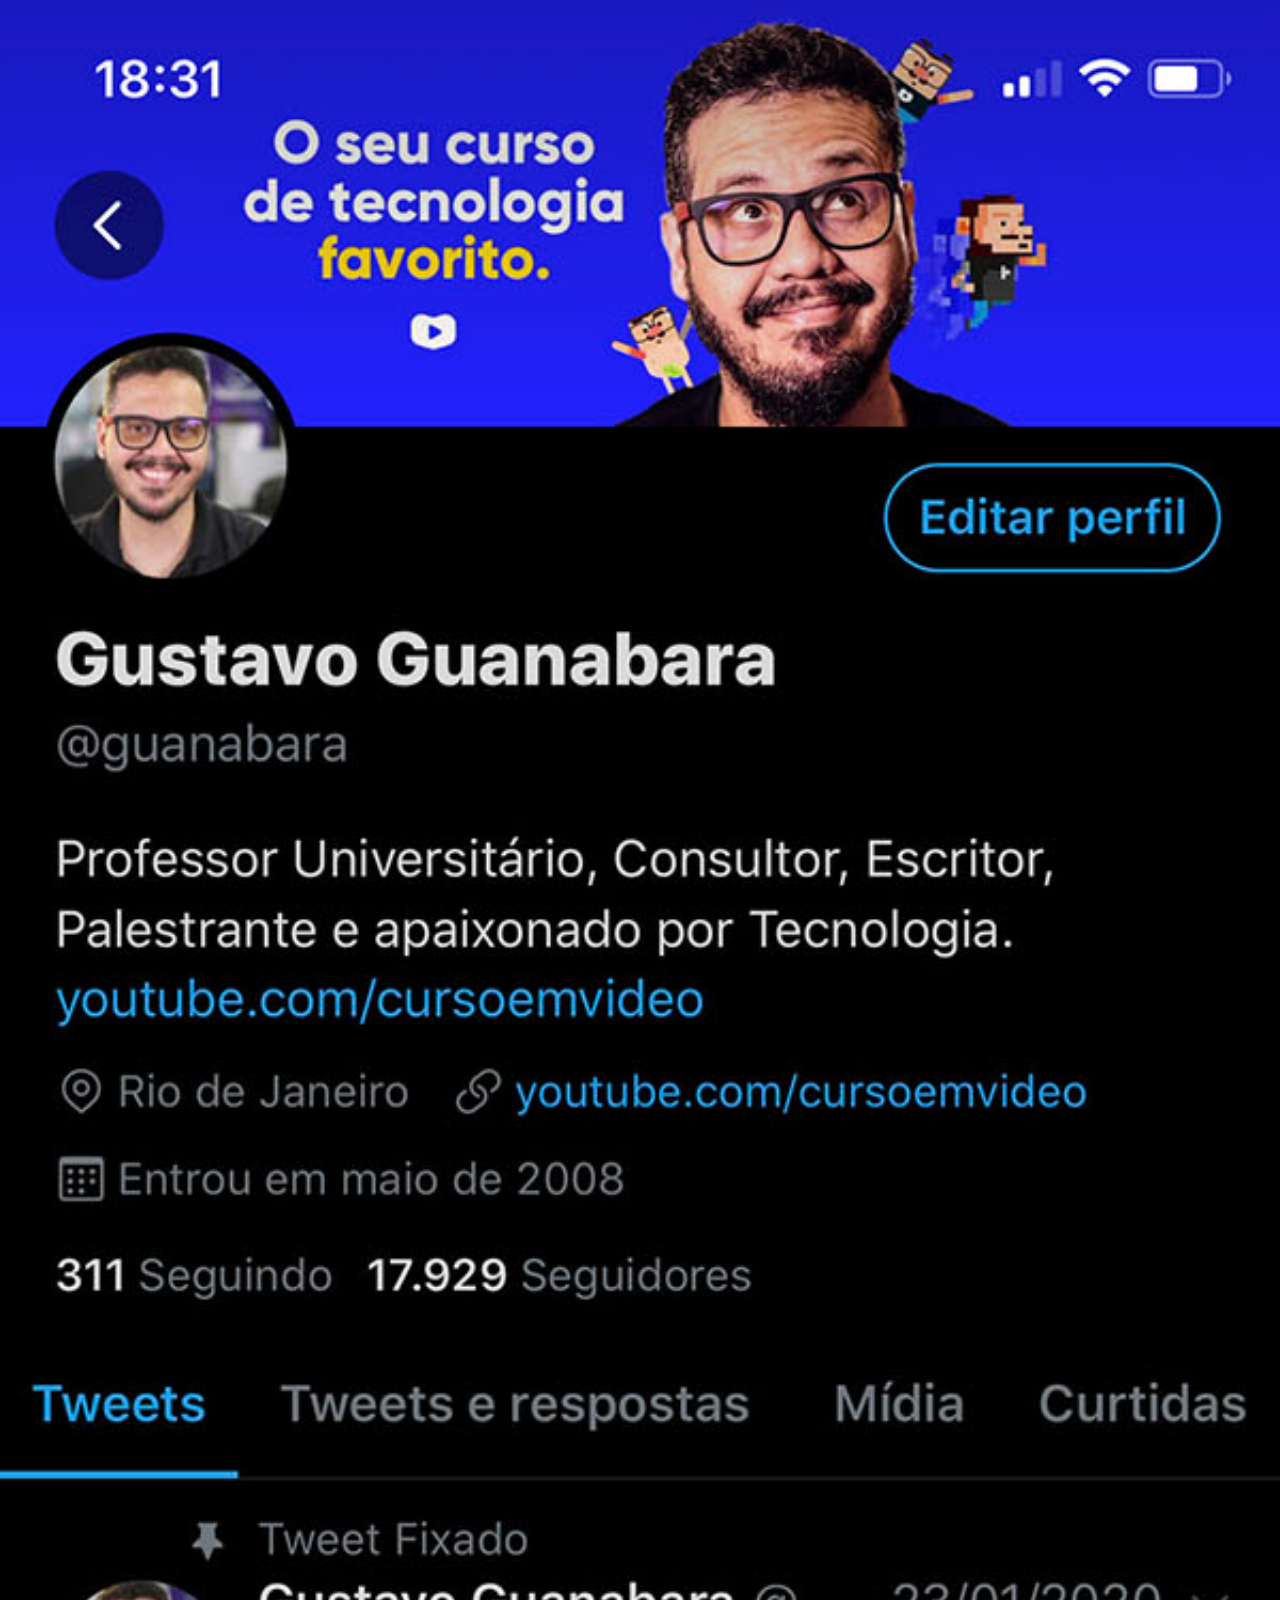
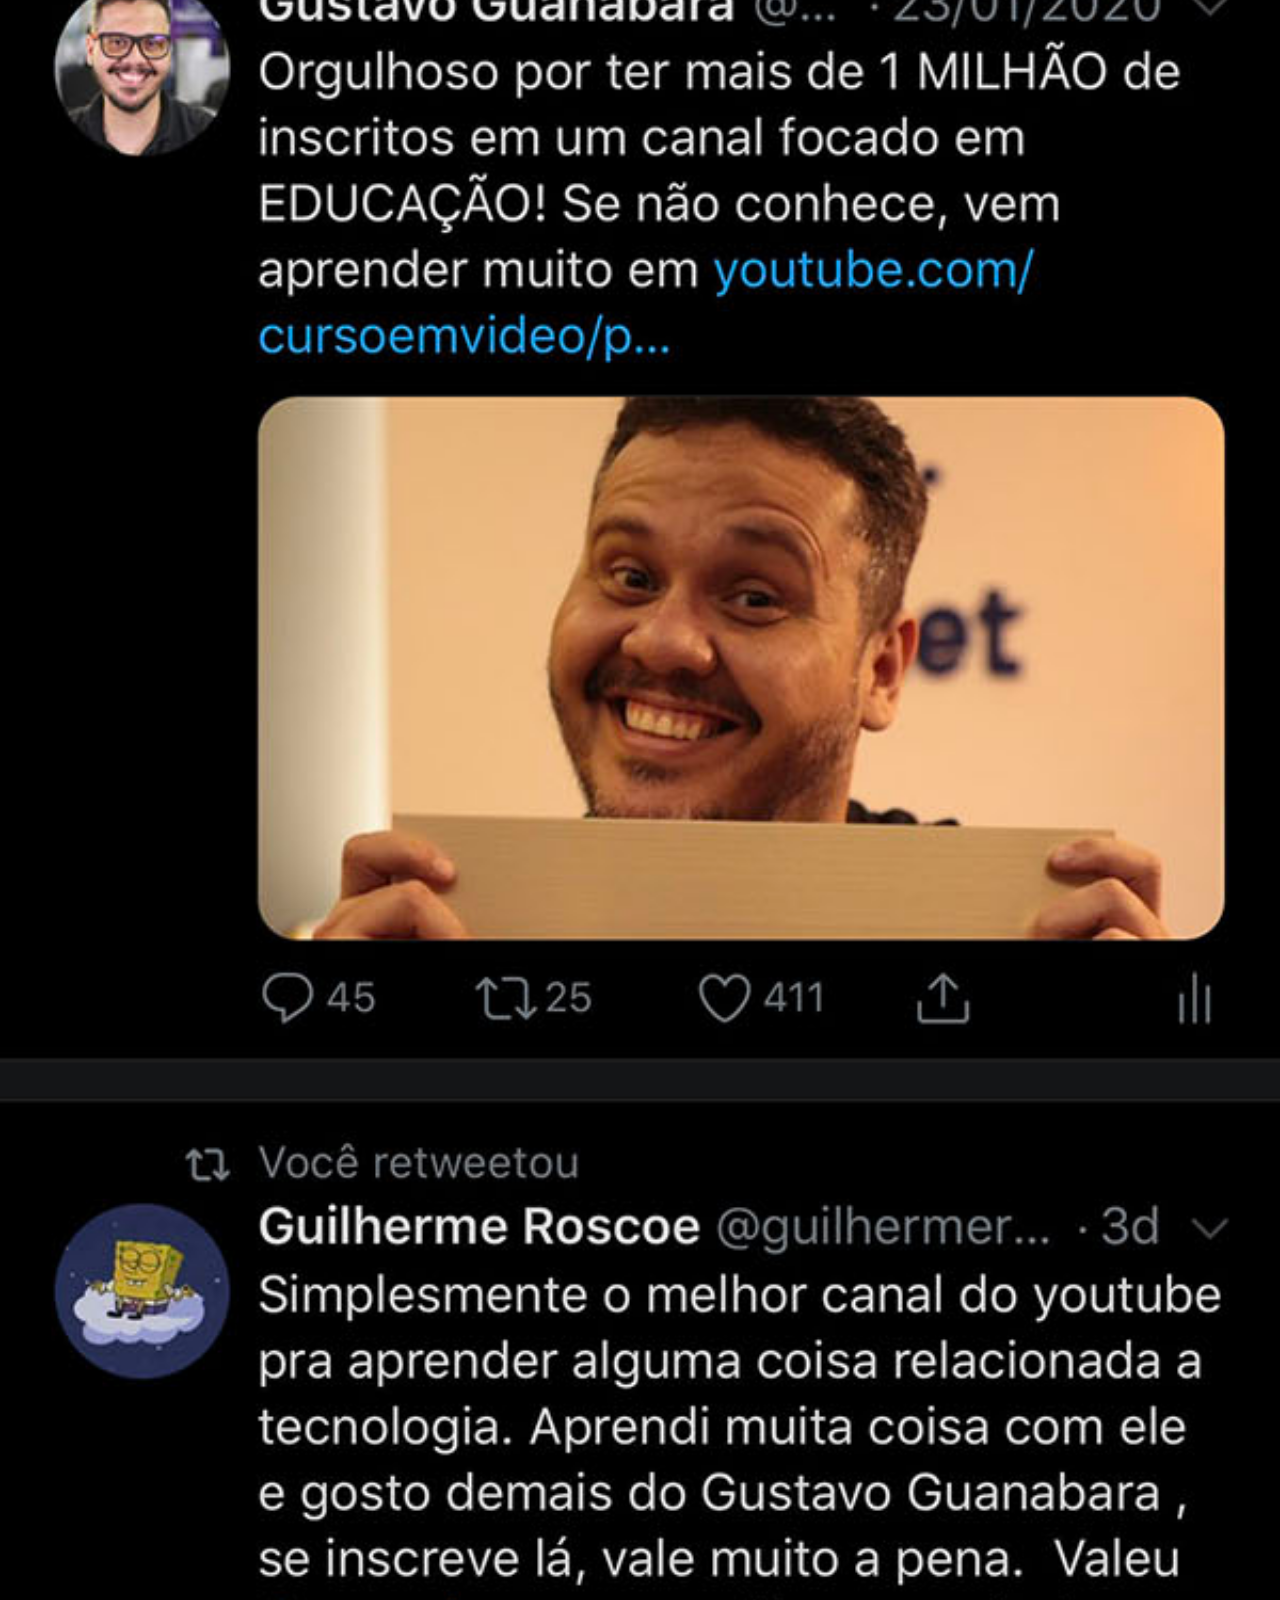
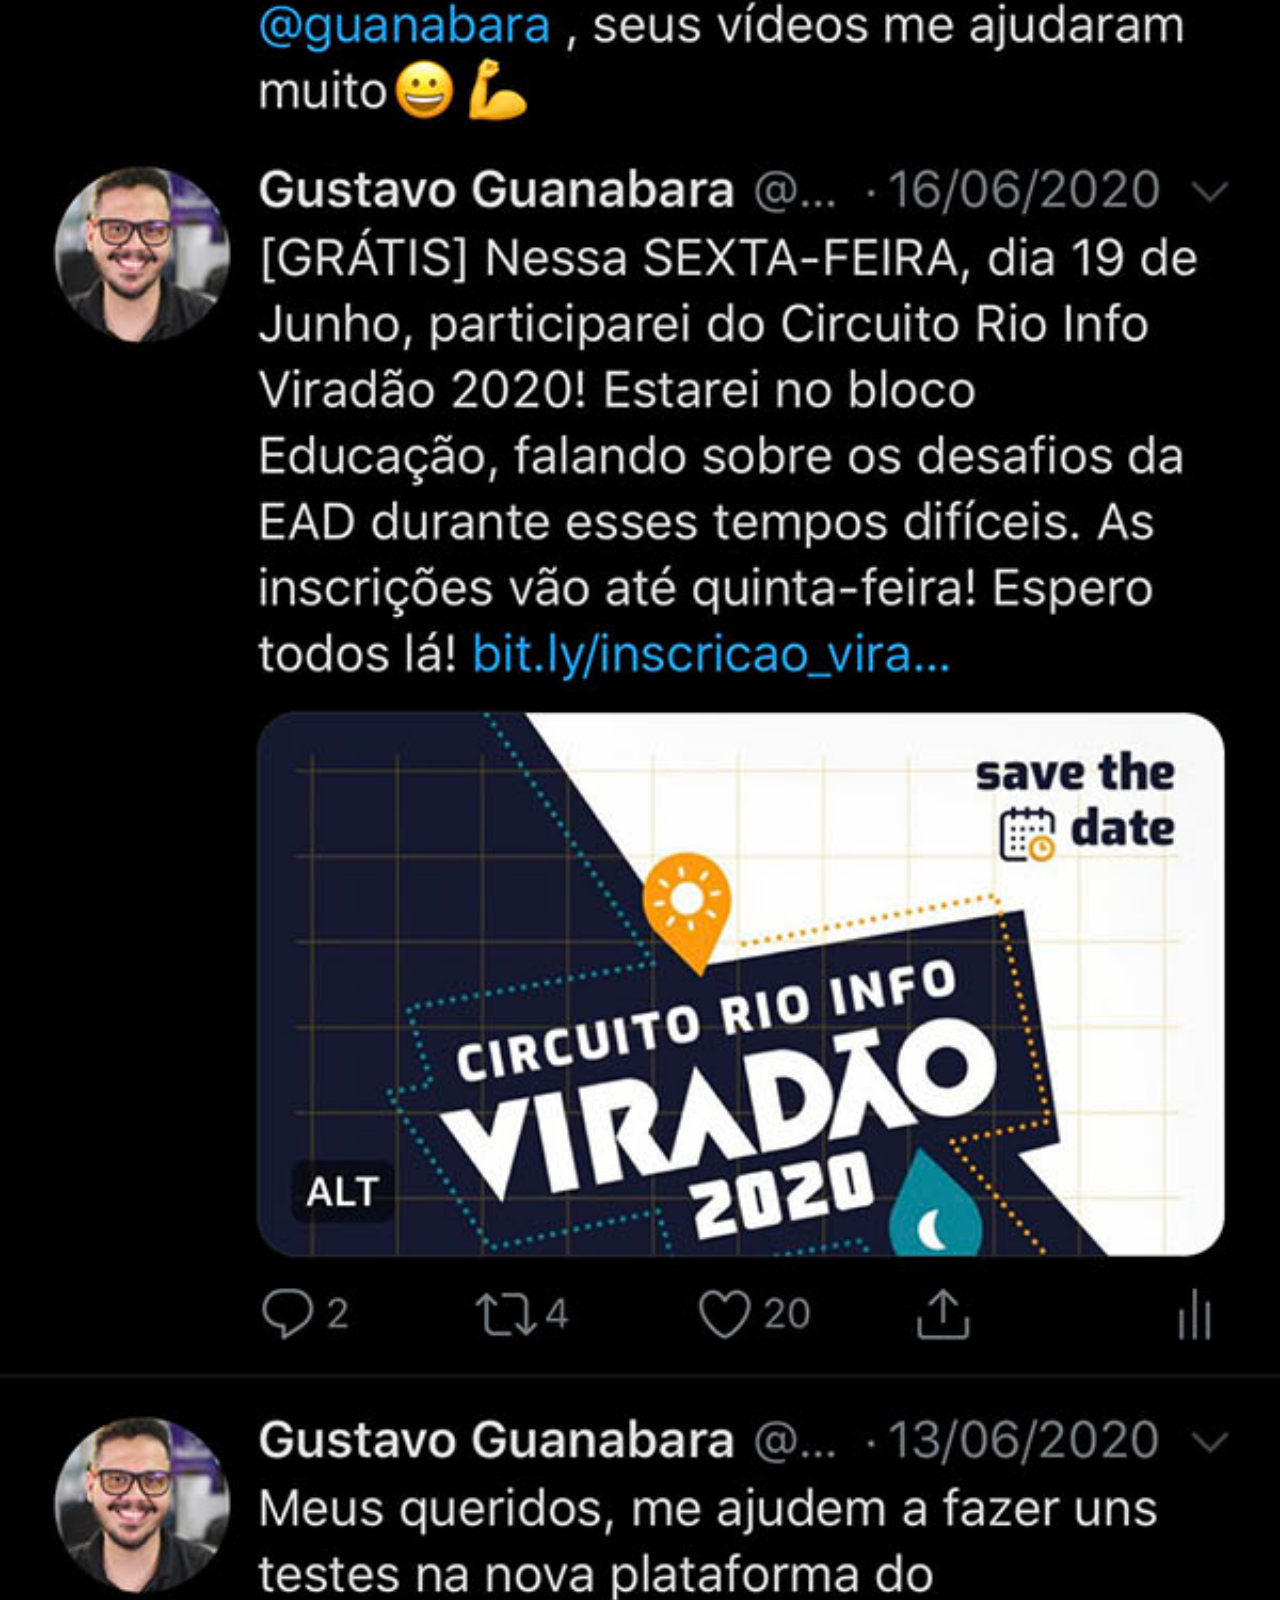
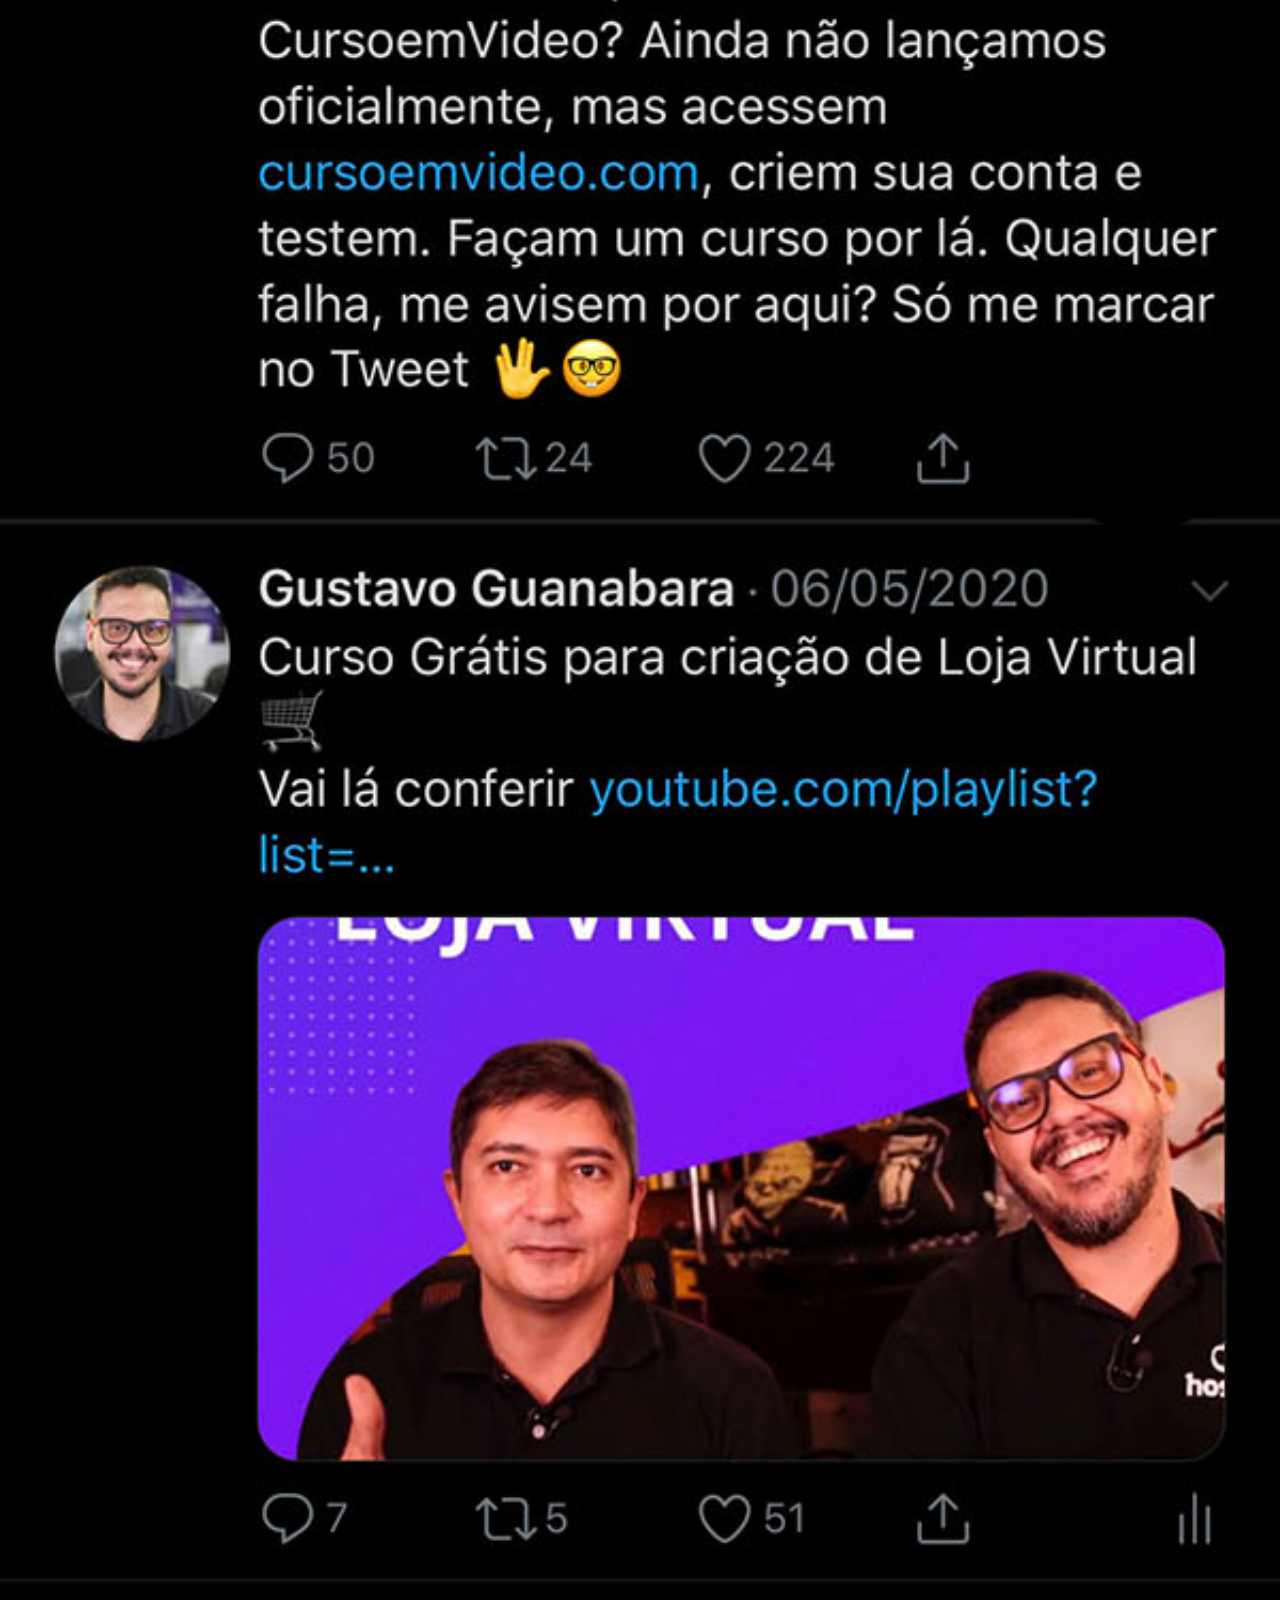
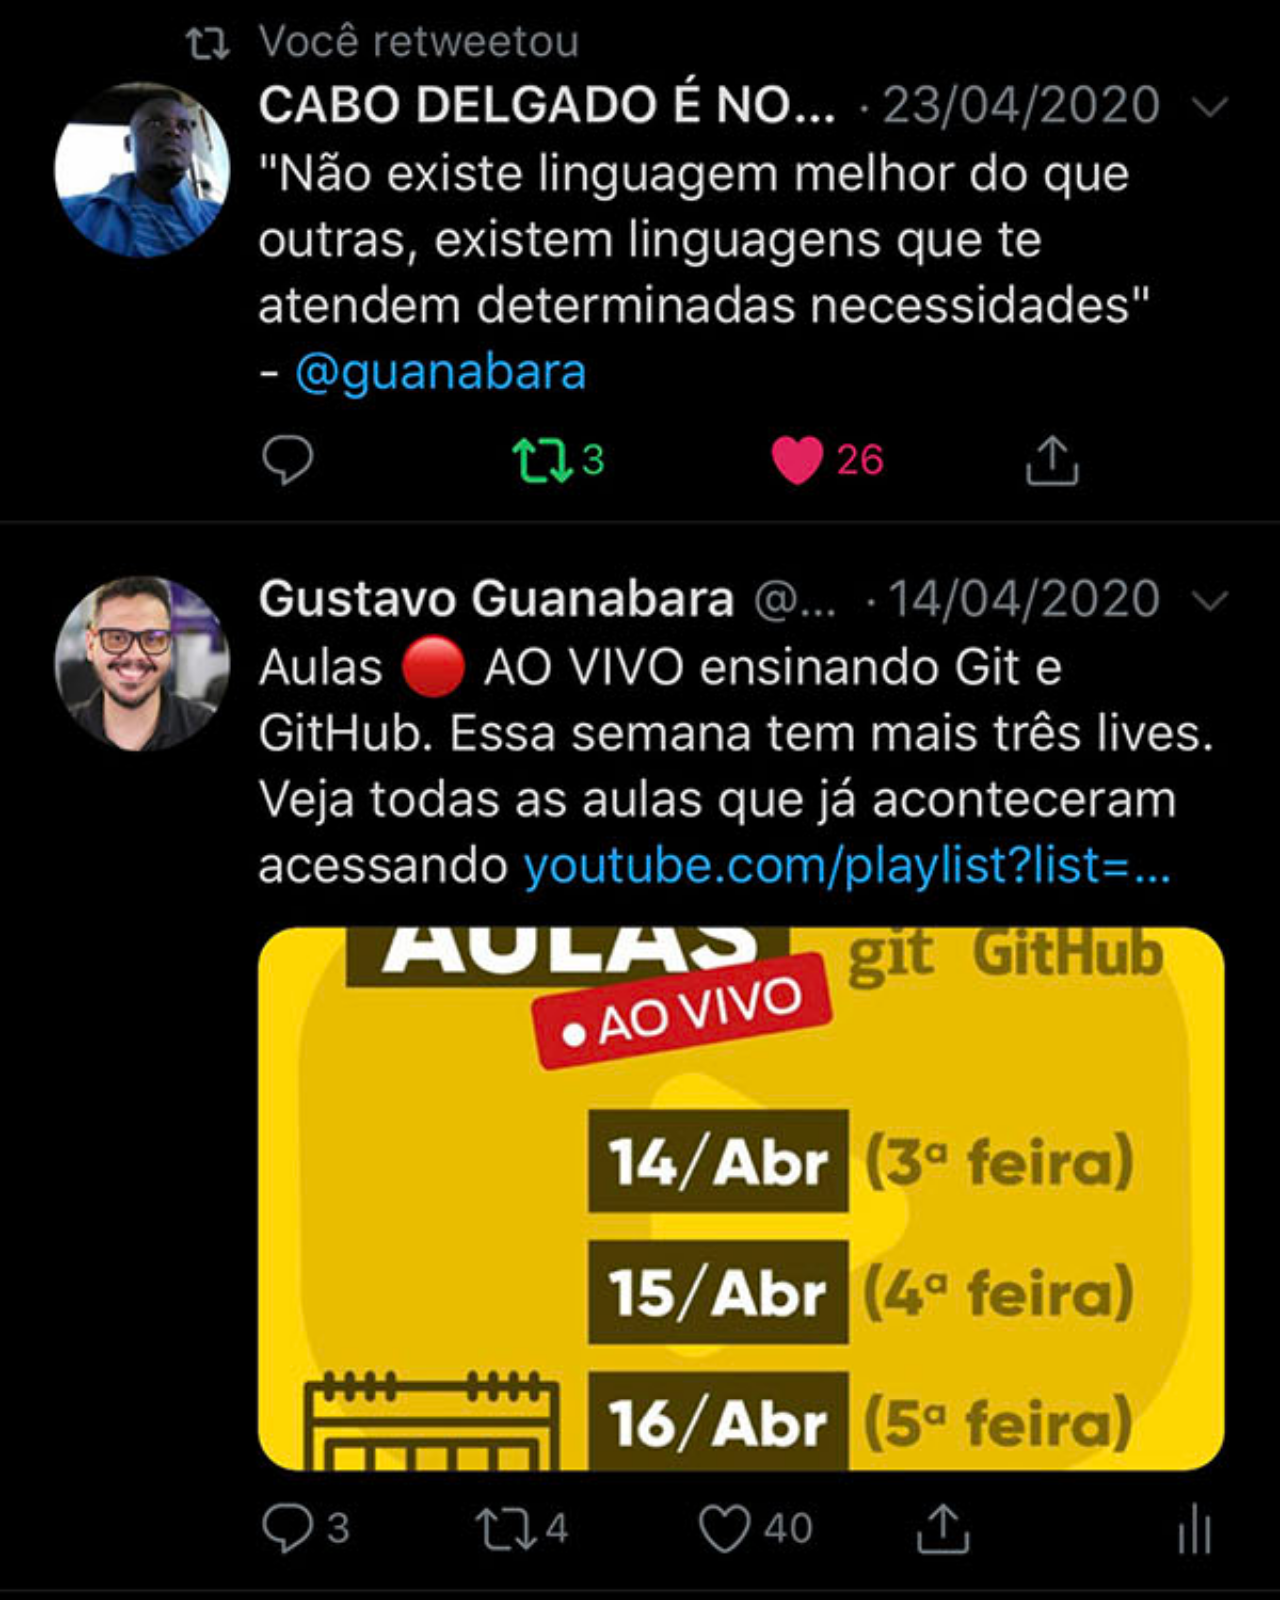
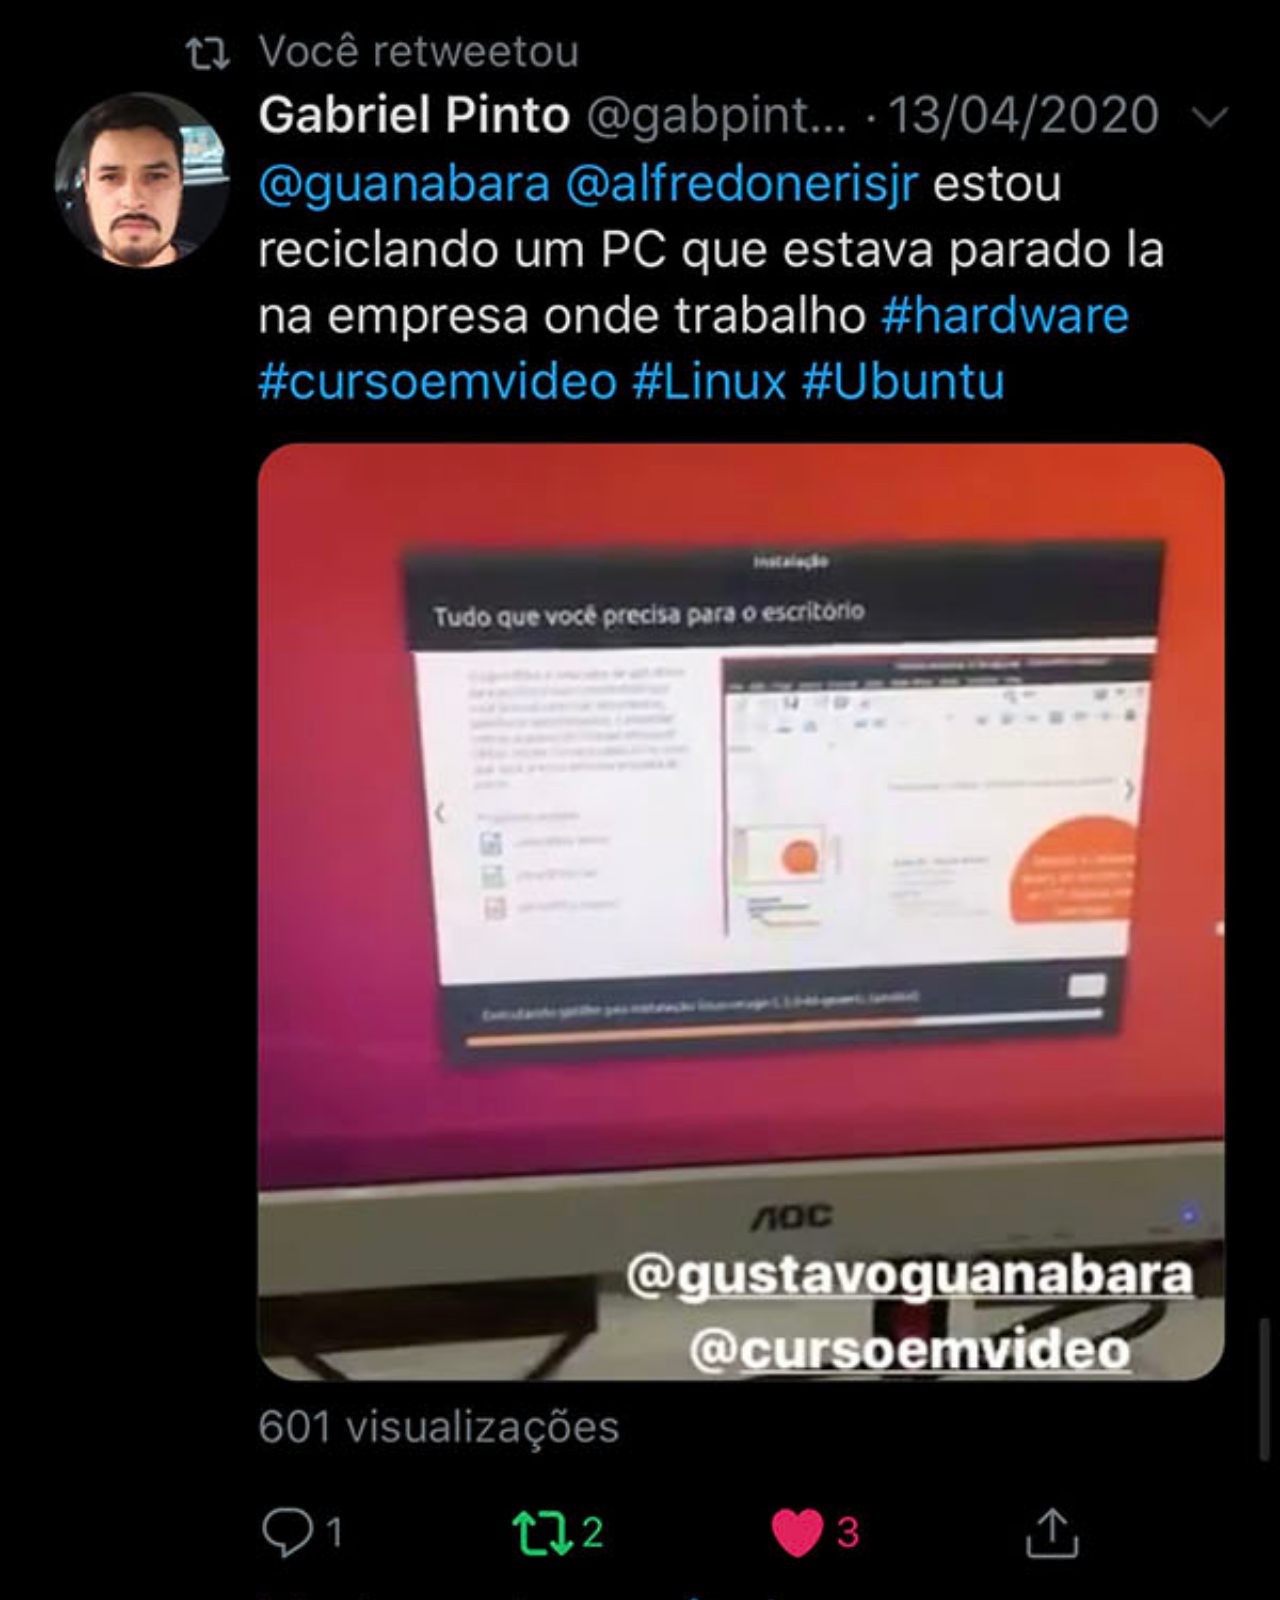
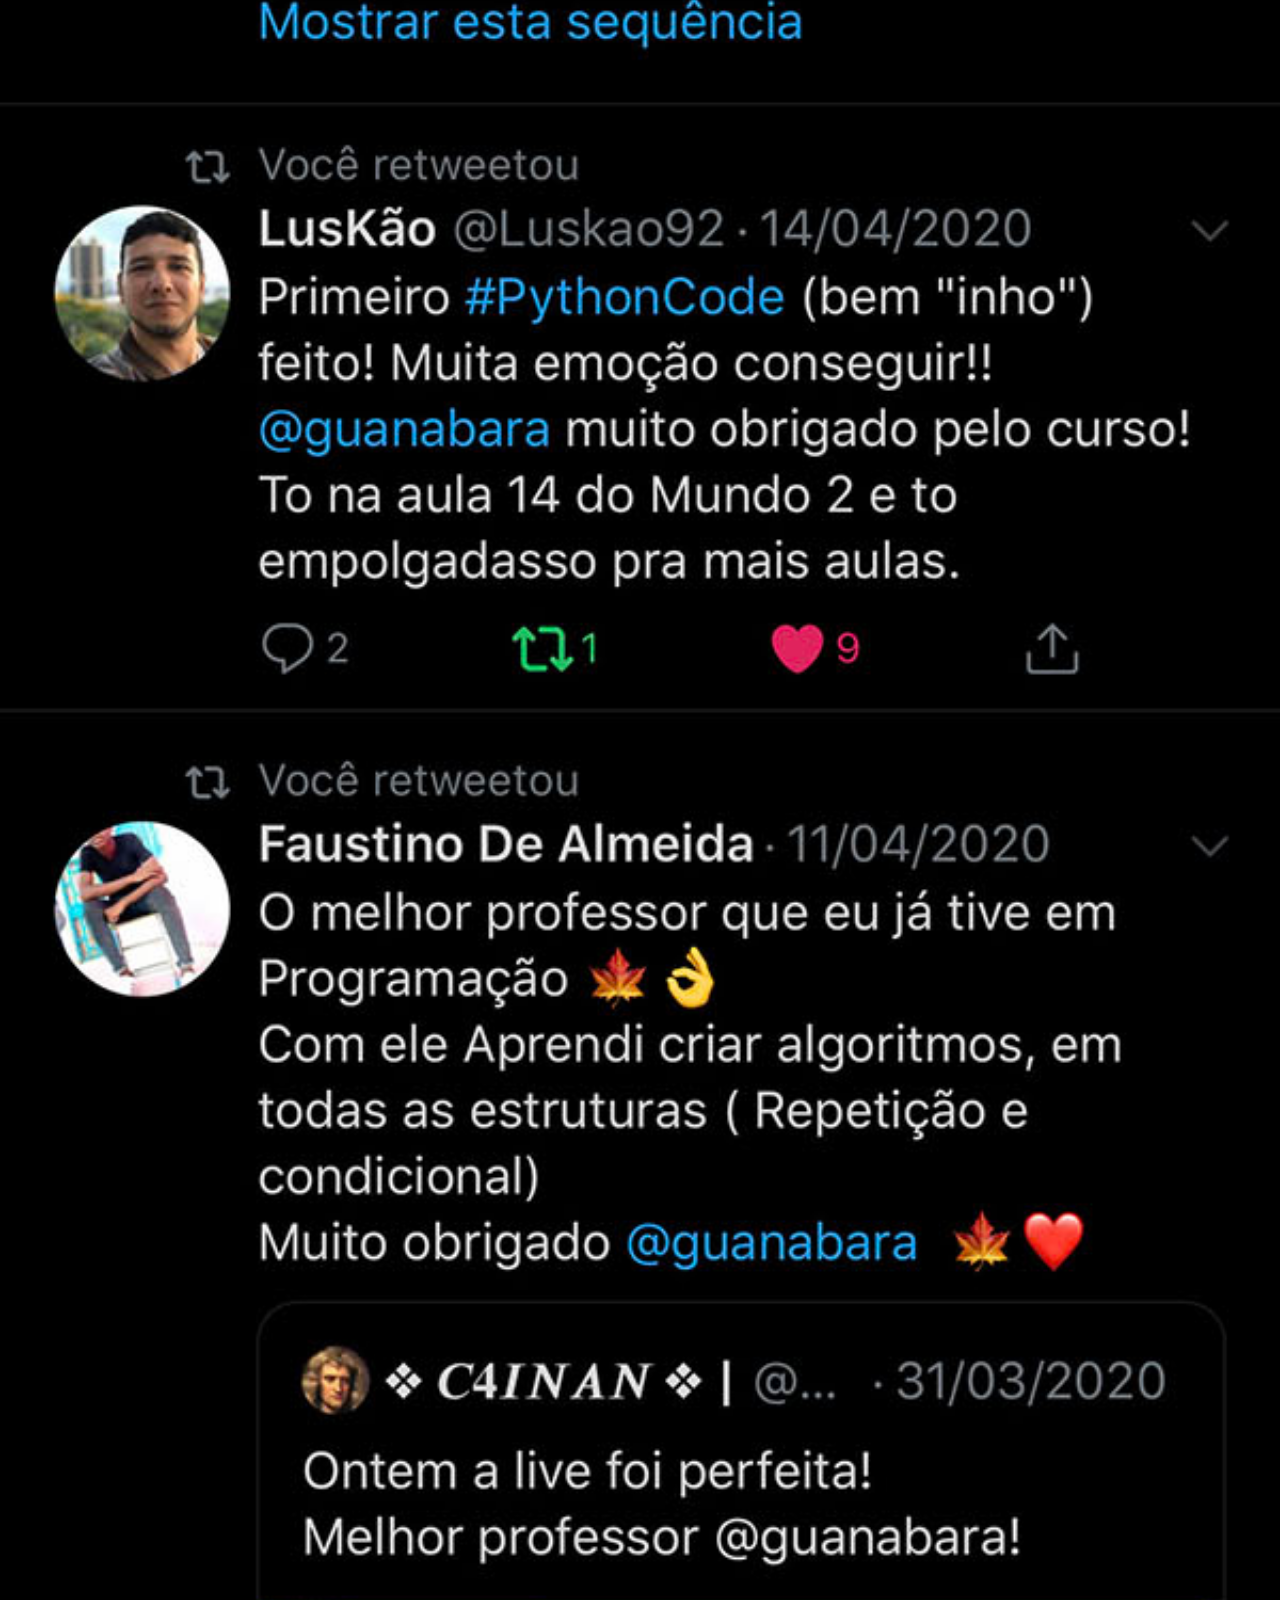
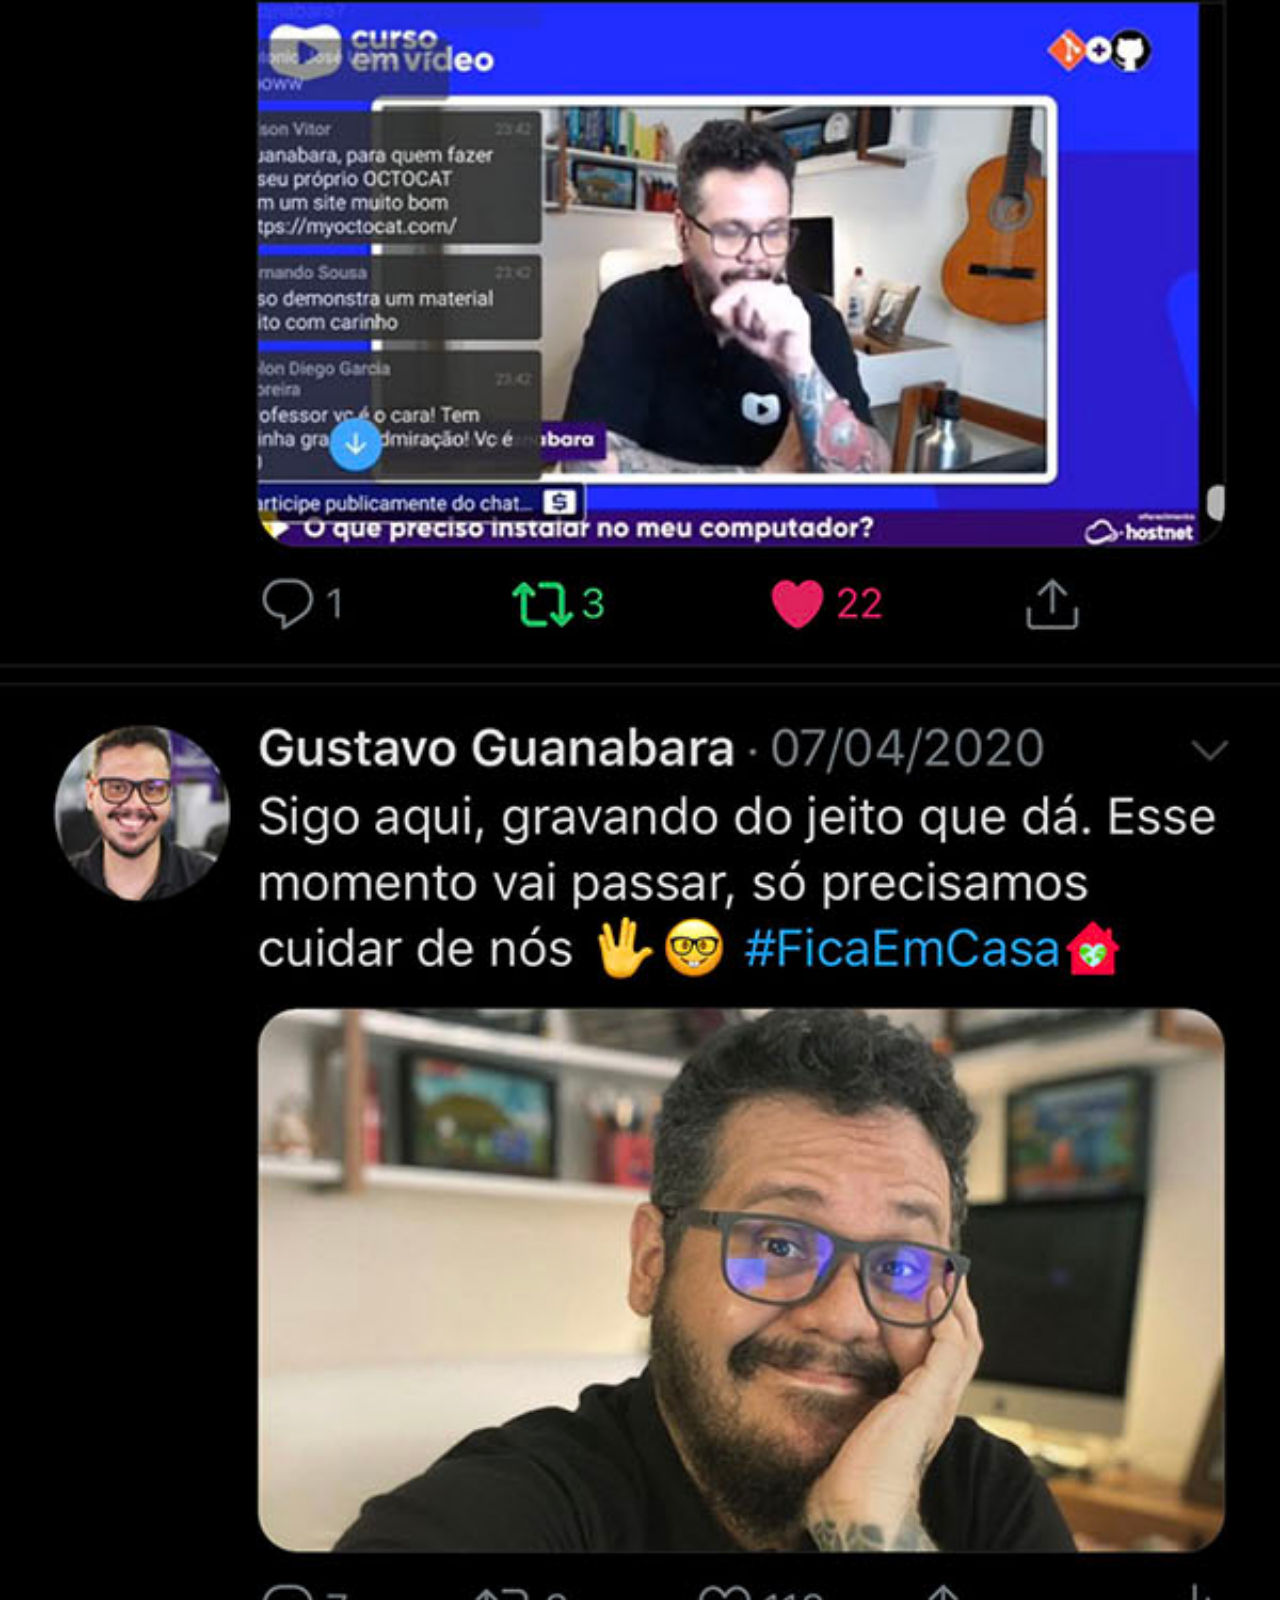
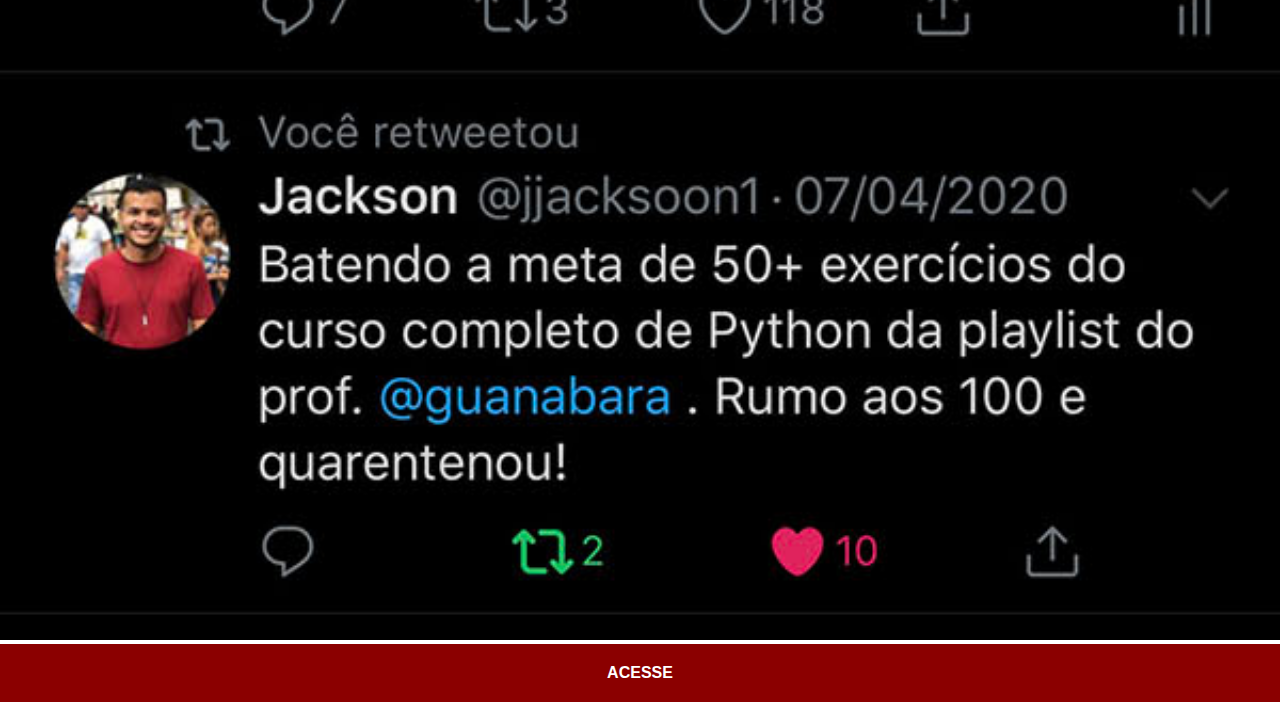
<file: twitter.html>
<!DOCTYPE html>
<html lang="pt-br">
<head>
    <meta charset="UTF-8">
    <meta http-equiv="X-UA-Compatible" content="IE=edge">
    <meta name="viewport" content="width=device-width, initial-scale=1.0">
    <link rel="stylesheet" href="estilos/social.css">
    <title>Twitter</title>
</head>
<body>
   <img src="imagens/tela-twitter.jpg" alt="Twitter">
   <a href="https://twitter.com/i/flow/login?input_flow_data=%7B%22requested_variant%22%3A%22eyJsYW5nIjoicHQifQ%3D%3D%22%7D" target="_blank">ACESSE</a> 
</body>
</html>
</file>
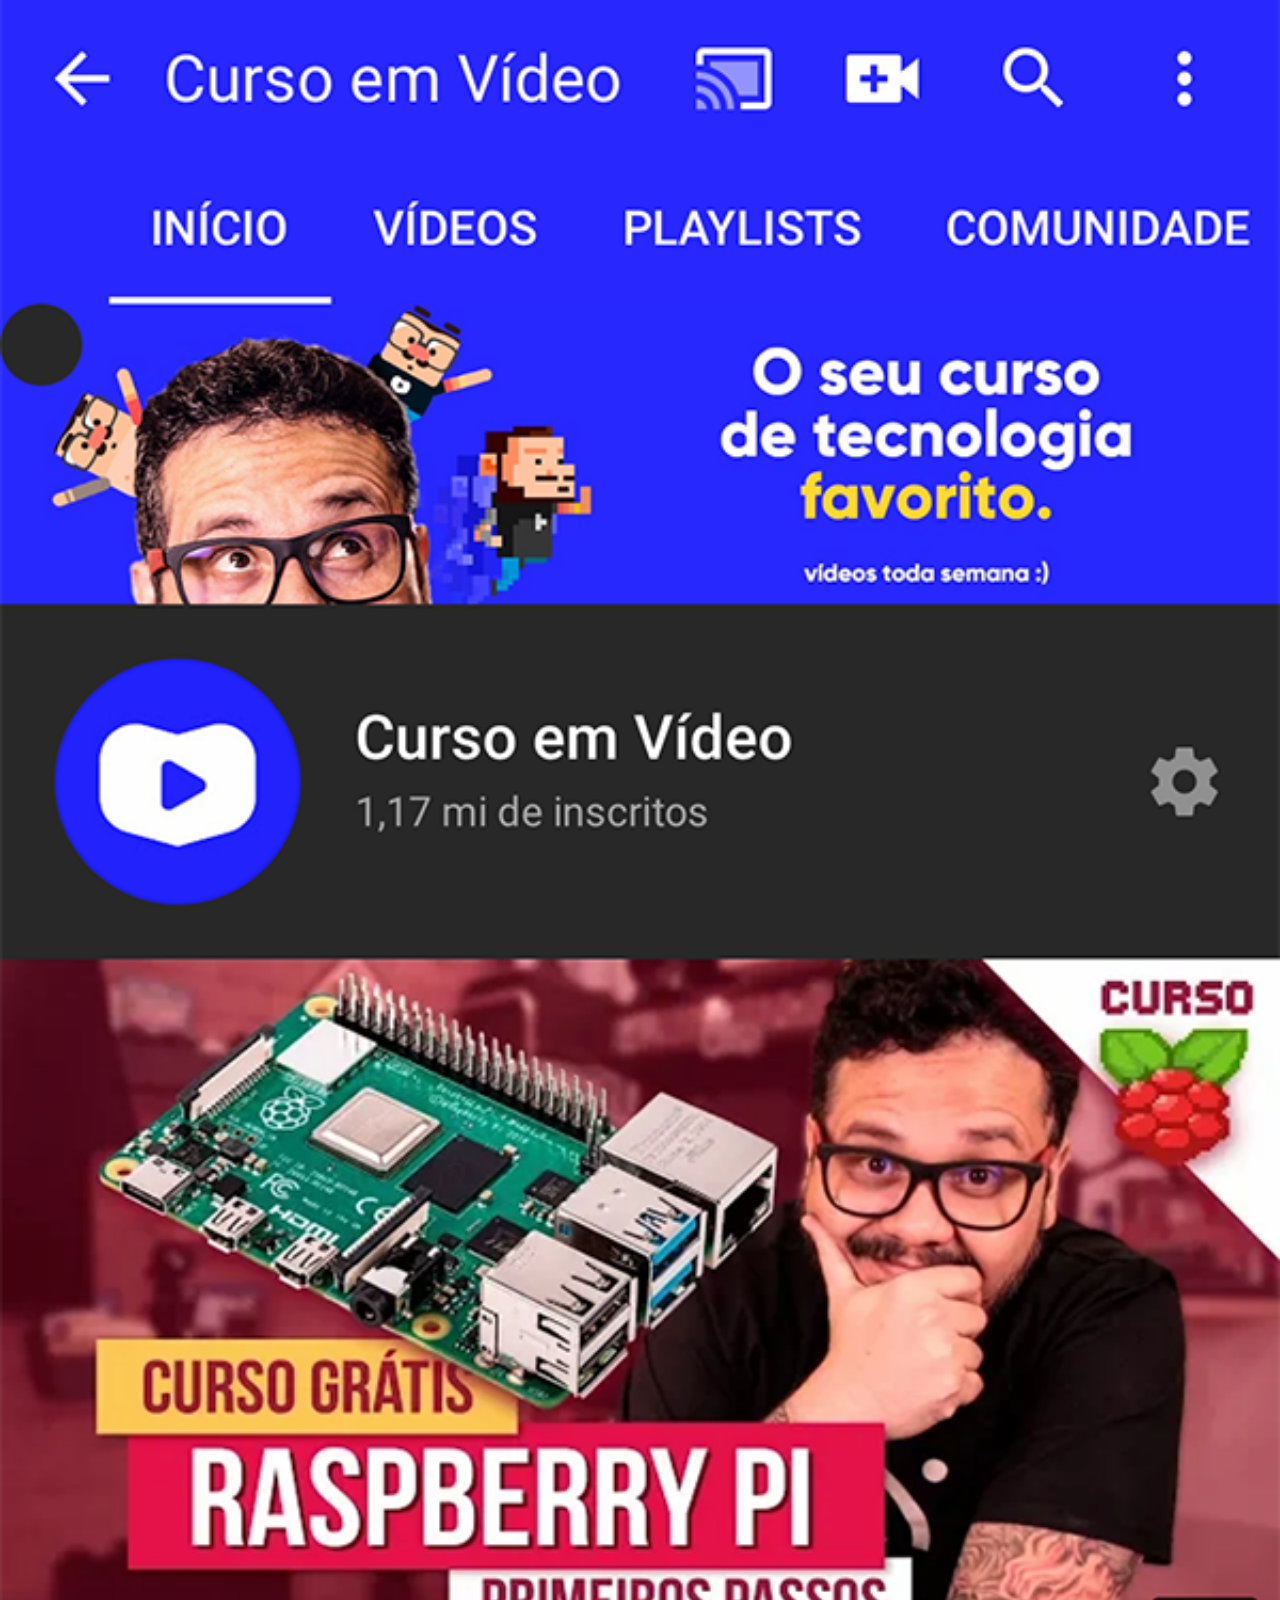
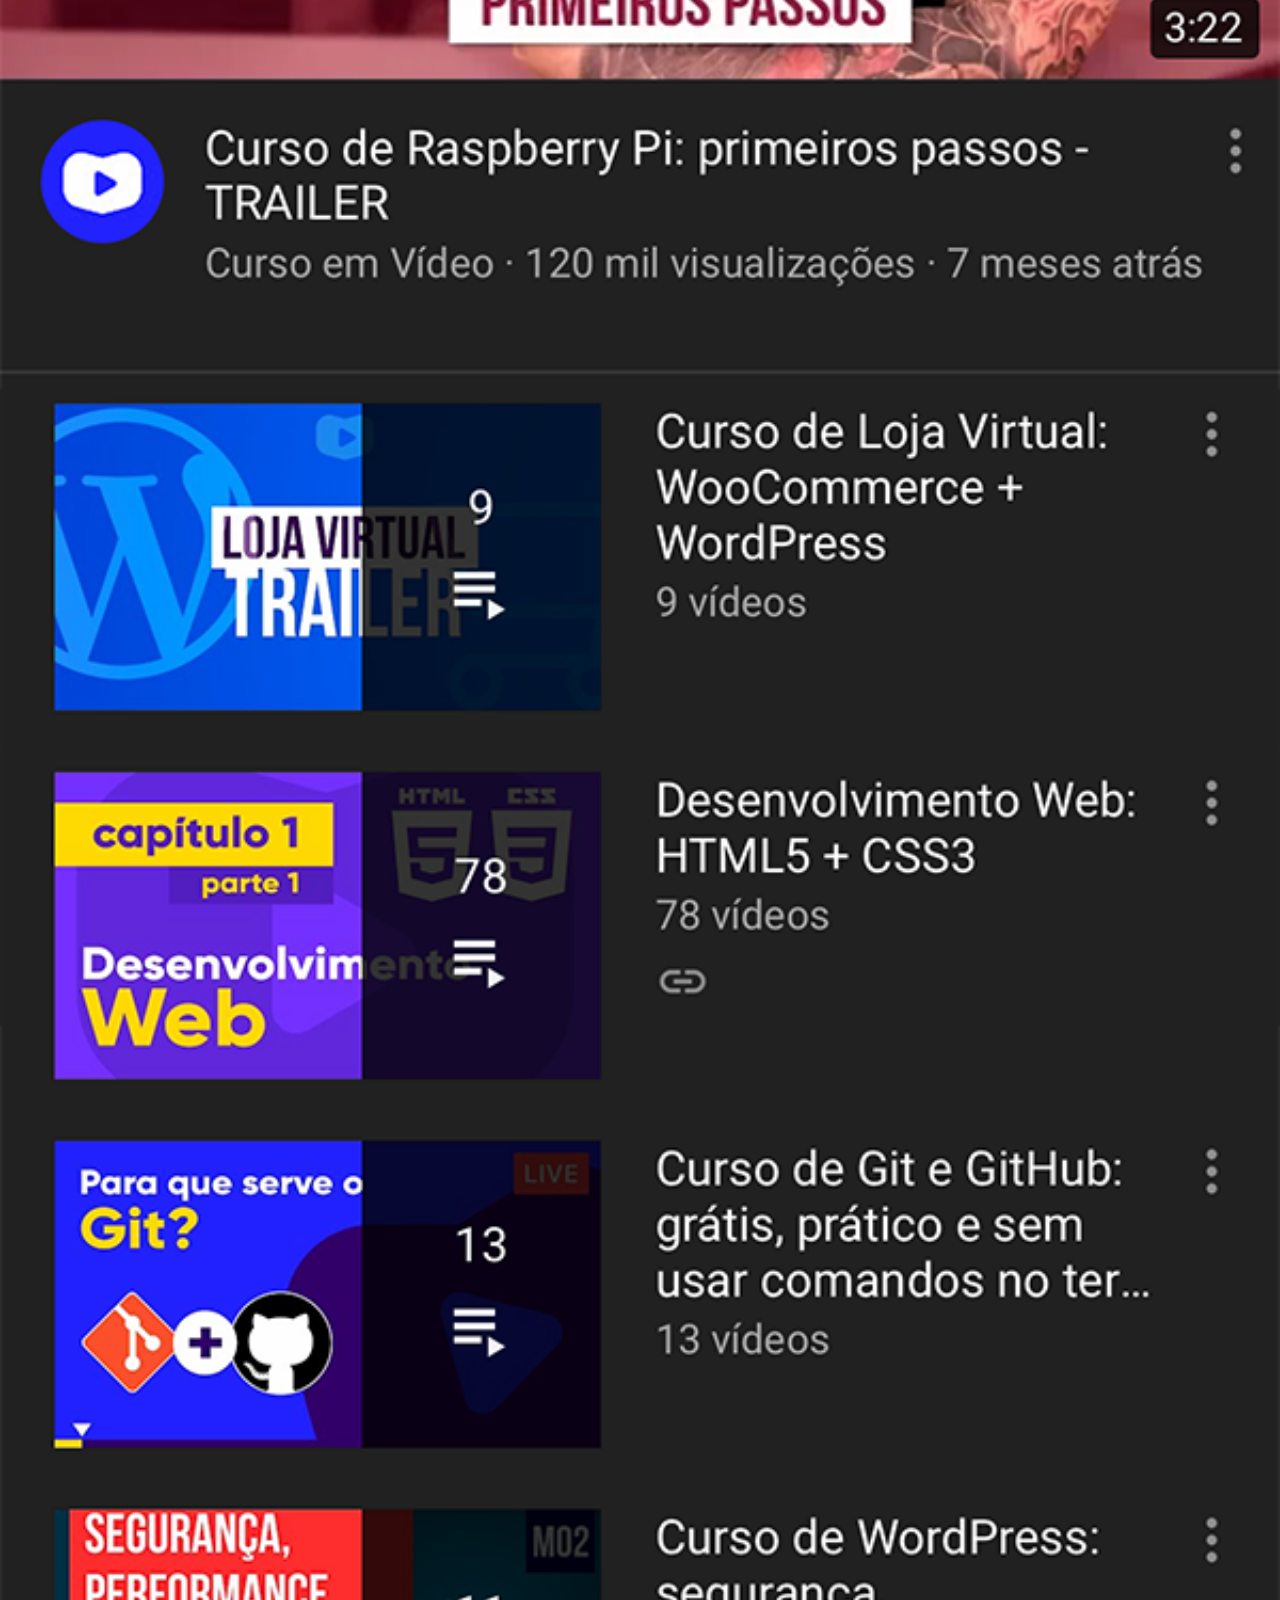
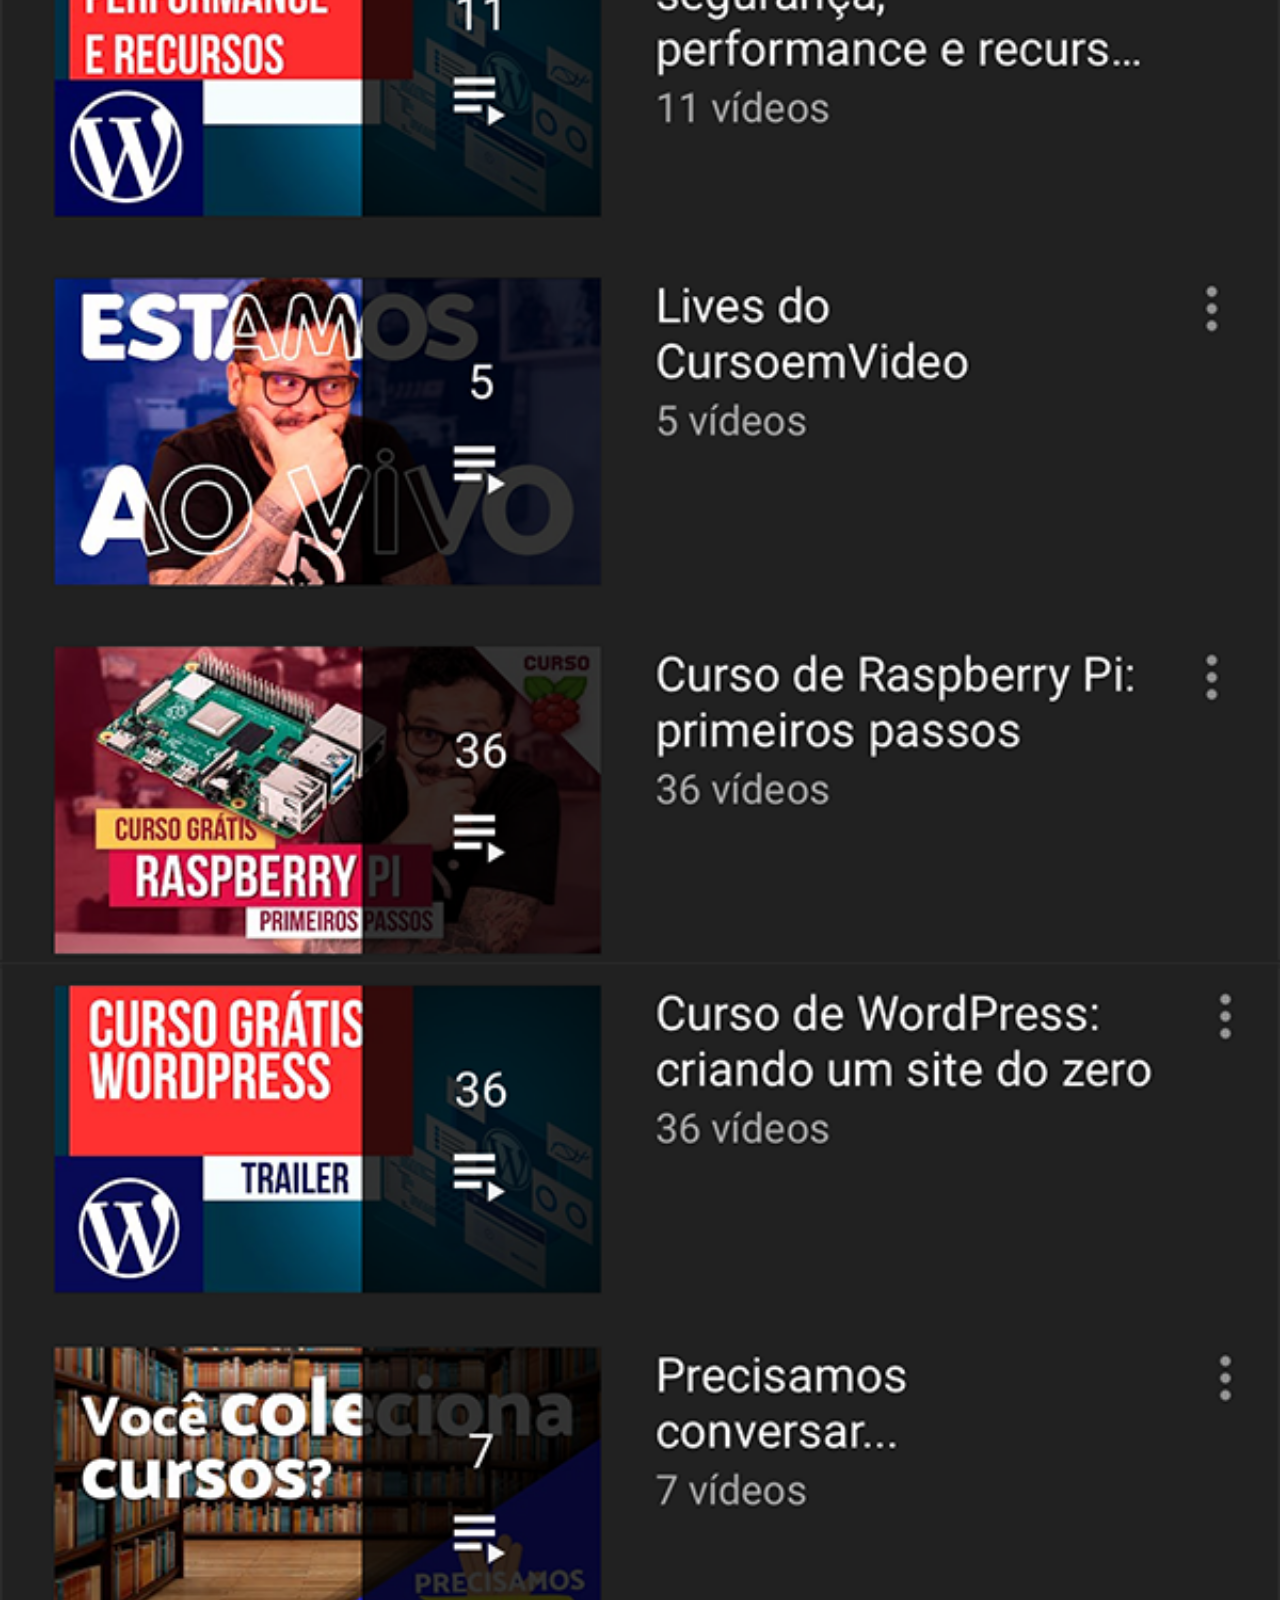
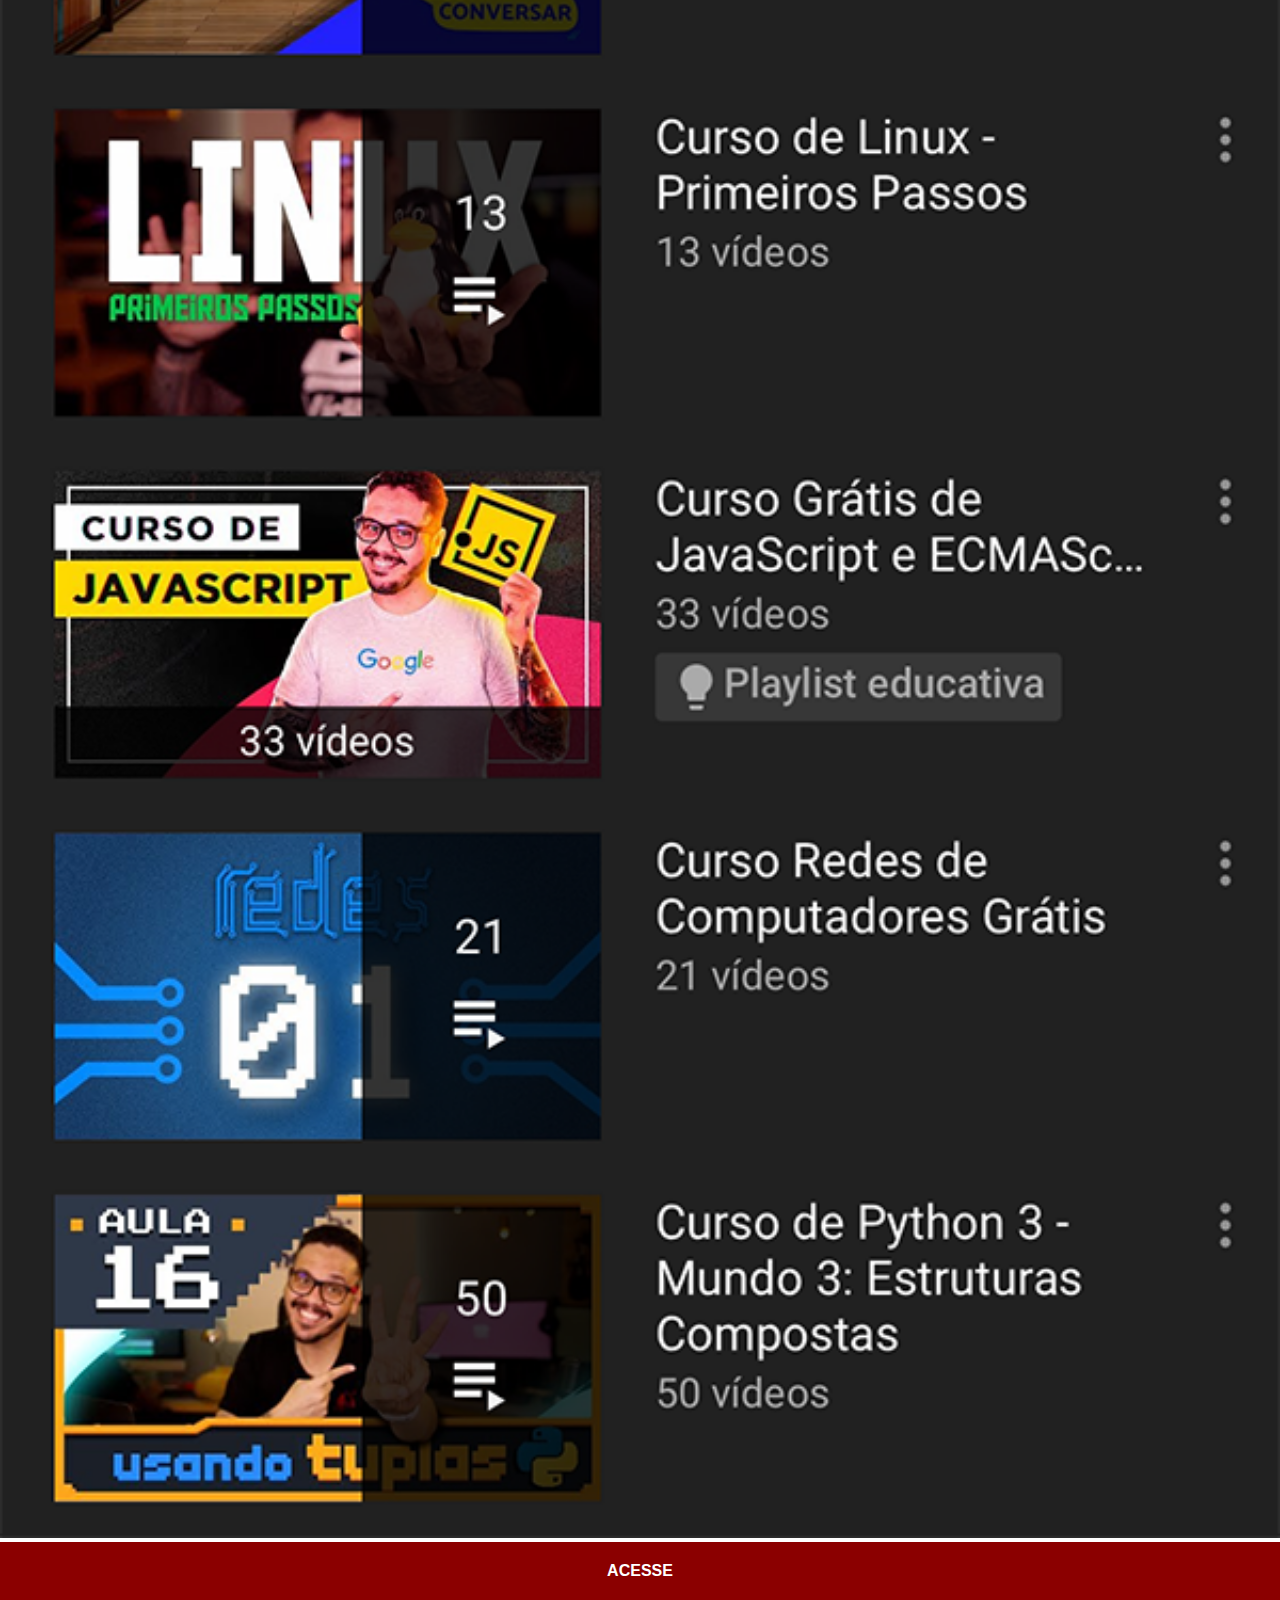
<file: youtube.html>
<!DOCTYPE html>
<html lang="pt-br">
<head>
    <meta charset="UTF-8">
    <meta http-equiv="X-UA-Compatible" content="IE=edge">
    <meta name="viewport" content="width=device-width, initial-scale=1.0">
    <link rel="stylesheet" href="estilos/social.css">
    <title>Youtube</title>
</head>
<body>
    <img src="imagens/tela-youtube.png" alt="Youtube">
    <a href="https://www.youtube.com/c/CursoemV%C3%ADdeo" target="_blank">ACESSE</a>
</body>
</html>
</file>
<file: estilos/style.css>
@charset "UTF-8";

* {
    margin: 0px;
    padding: 0px;
    font-family: Arial, Helvetica, sans-serif;
}

html, body {
    height: 100vh;
    width: 100vw;
    background-color: black;
}

main {
    height: 100vh;
    position: relative;
}

body {
    background: url(../imagens/fundo-madeira.jpg) no-repeat top center;
    background-size: cover;
    background-attachment: fixed;
}

section#telefone {
    height: 627px;
    width: 311px;
    position: absolute;
    top: 50%;
    left: 50%;
    transform: translate(-50%, -50%);
    background: url(../imagens/frame-iphone.png) no-repeat;
}

iframe#tela {
    position: relative;
    top: 81px;
    left: 22px;
    width: 267px;
    height: 470px;
}

section#redes-sociais {
    text-align: right;
}

section#redes-sociais img {
    width: 50px;
    margin: 10px;
    border-radius: 50%;
    box-shadow: 2px 2px 5px rgba(0, 0, 0, 0.5);
    box-sizing: border-box;
}

section#redes-sociais img:hover {
    border: 2px solid rgba(255, 255, 255, 0.603);
    transform: translate(-3px, 3px);
    box-shadow: 5px 5px 10px rgba(0, 0, 0, 0.575);
    transition: transform 0.3s, border 0.3s;
}
</file>
<file: estilos/social.css>
@charset "UTF-8";

* {
    margin: 0px;
    padding: 0px;
    font-family: Arial, Helvetica, sans-serif;
}

::-webkit-scrollbar {
    width: 0px;
    height: 0px;
}

img {
    width: 100vw;
}
a {
    display: block;
    background-color: darkred;
    padding: 20px;
    color: white;
    text-align: center;
    font-weight: bolder;
    text-decoration: none;
}

a:hover {
    background-color: red;
}
</file>
